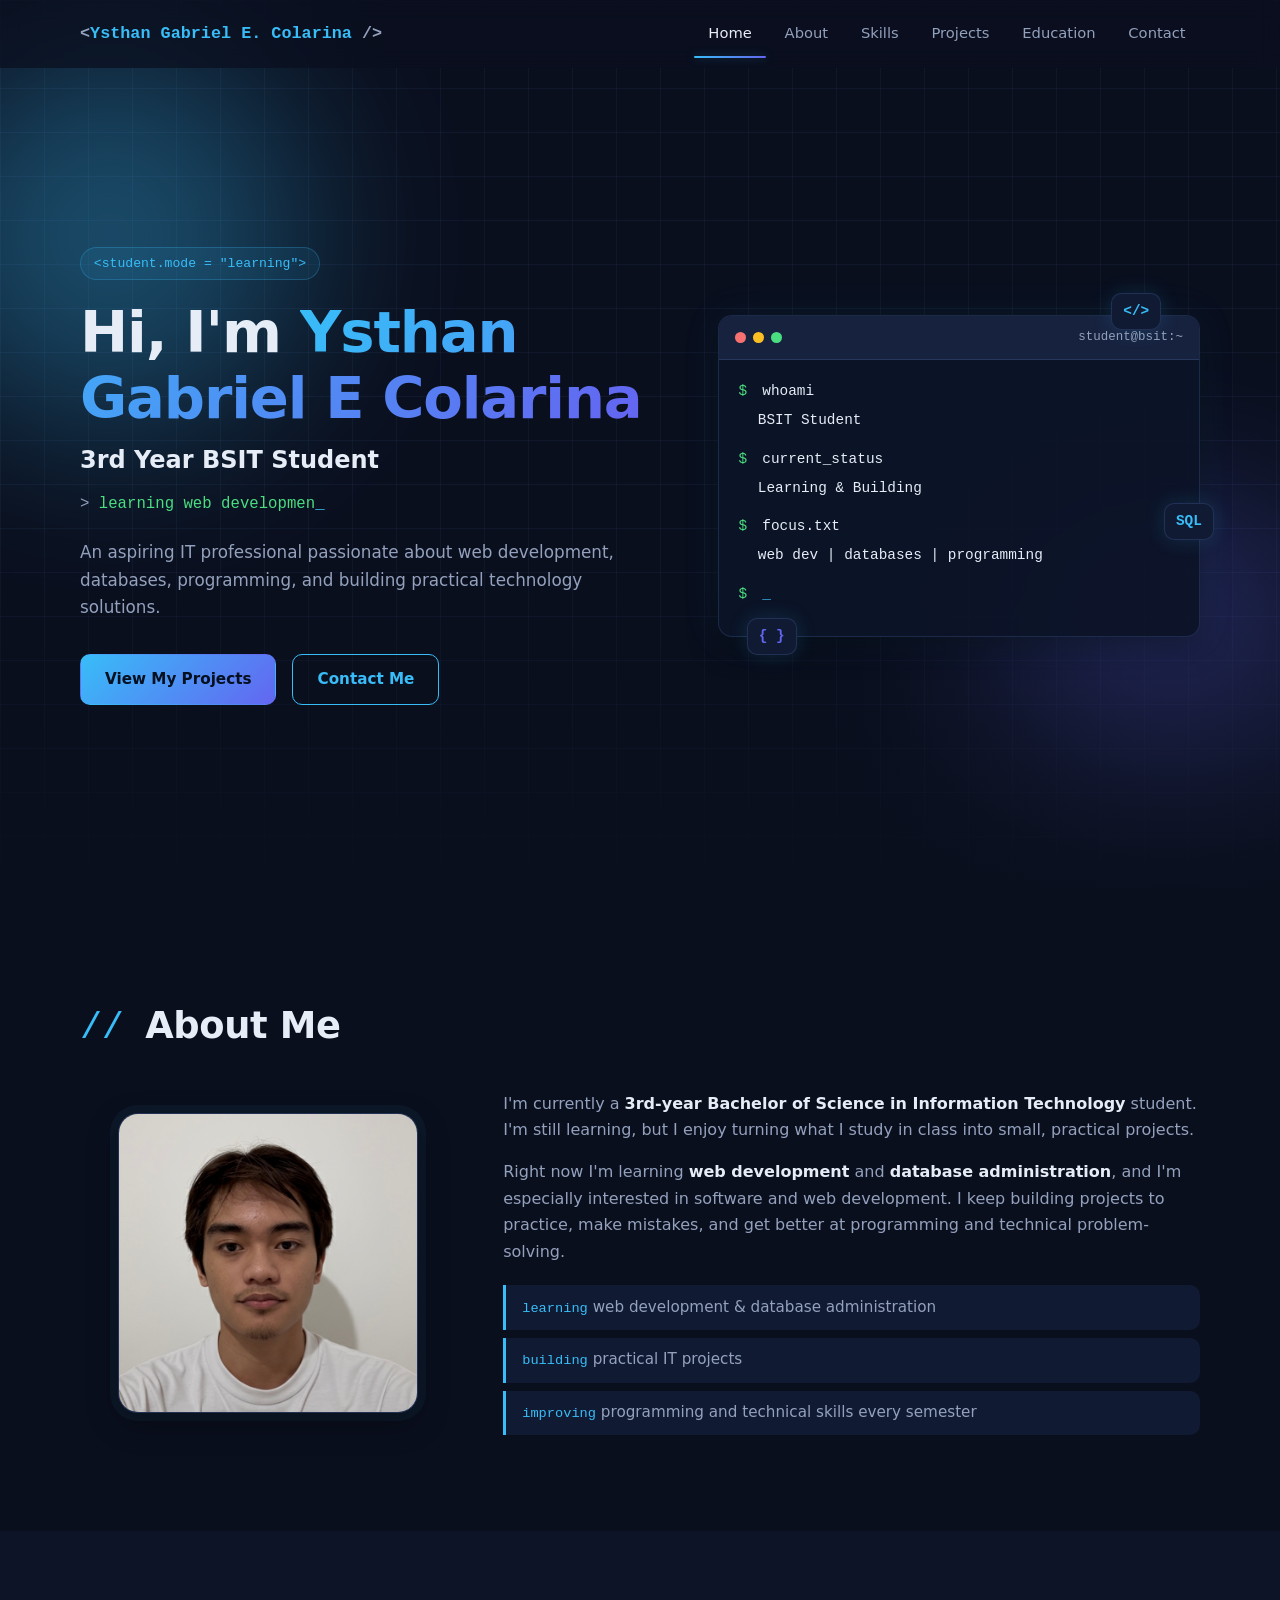
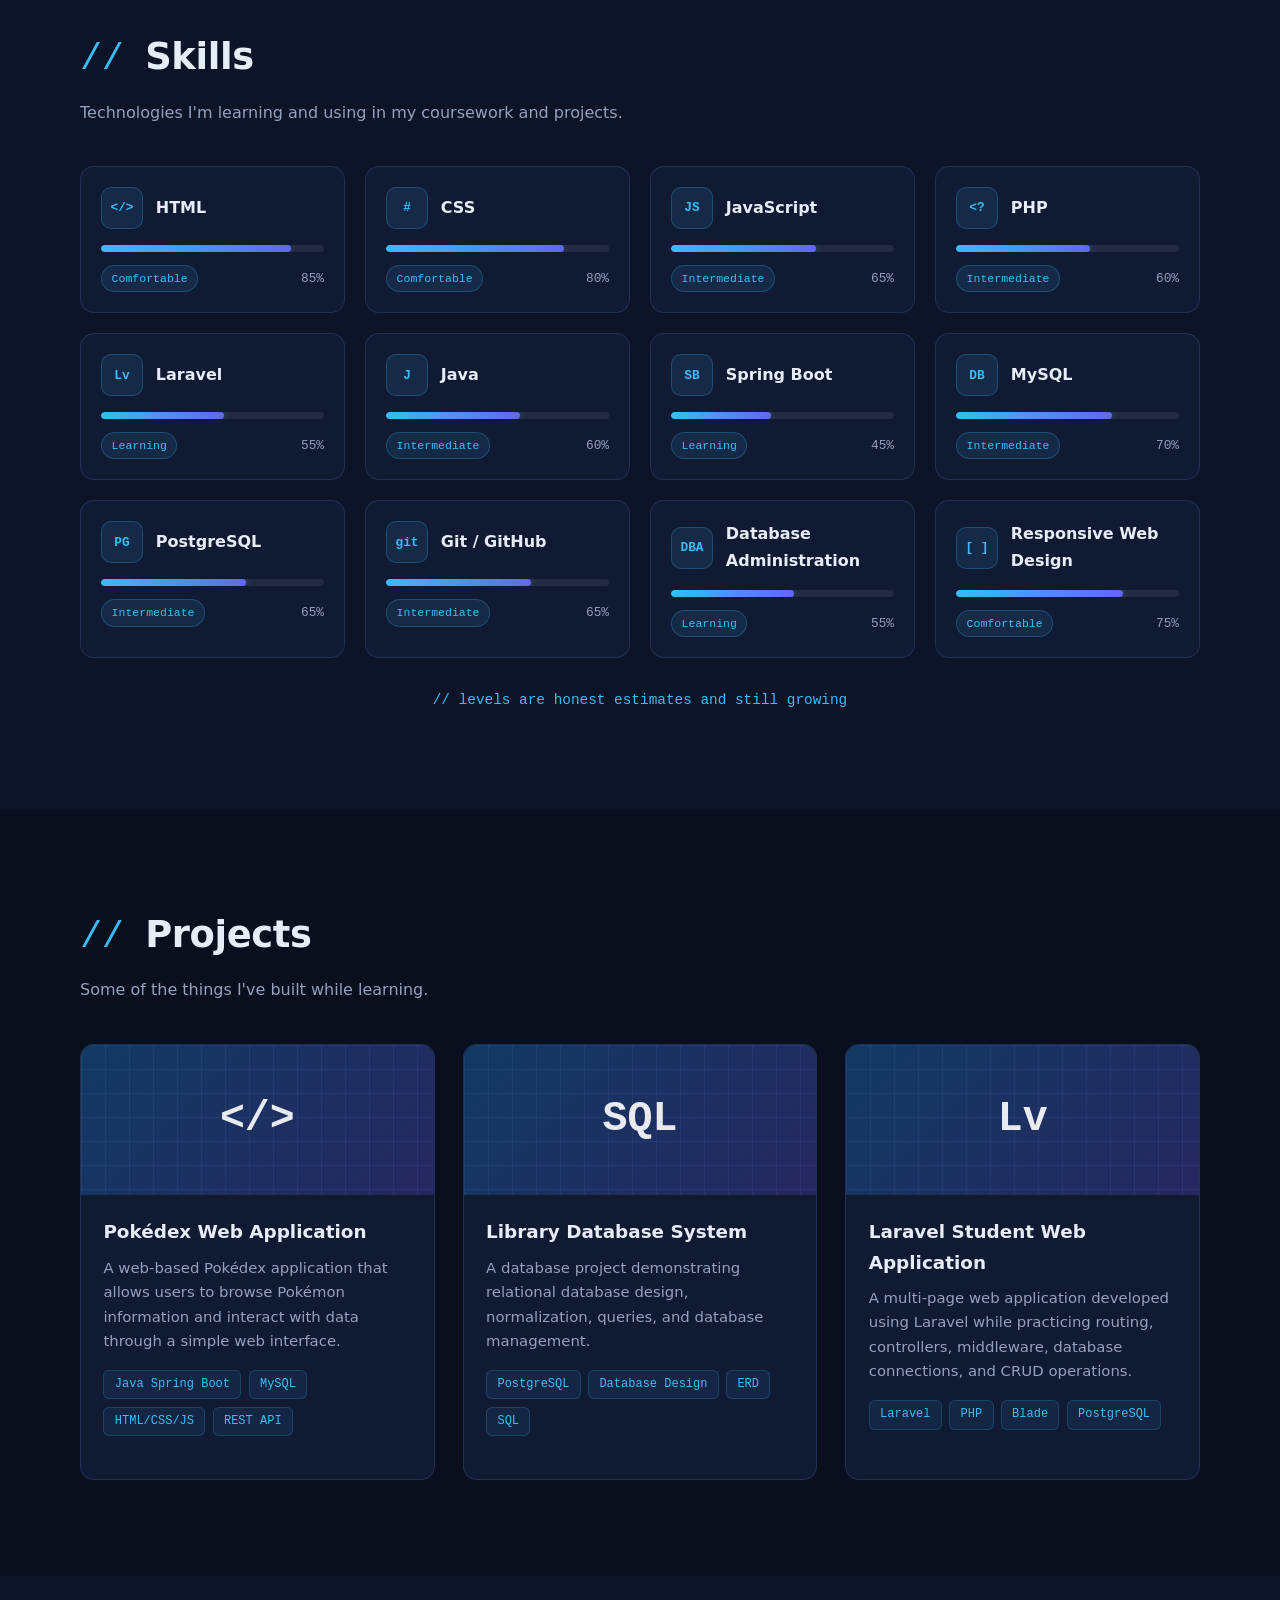
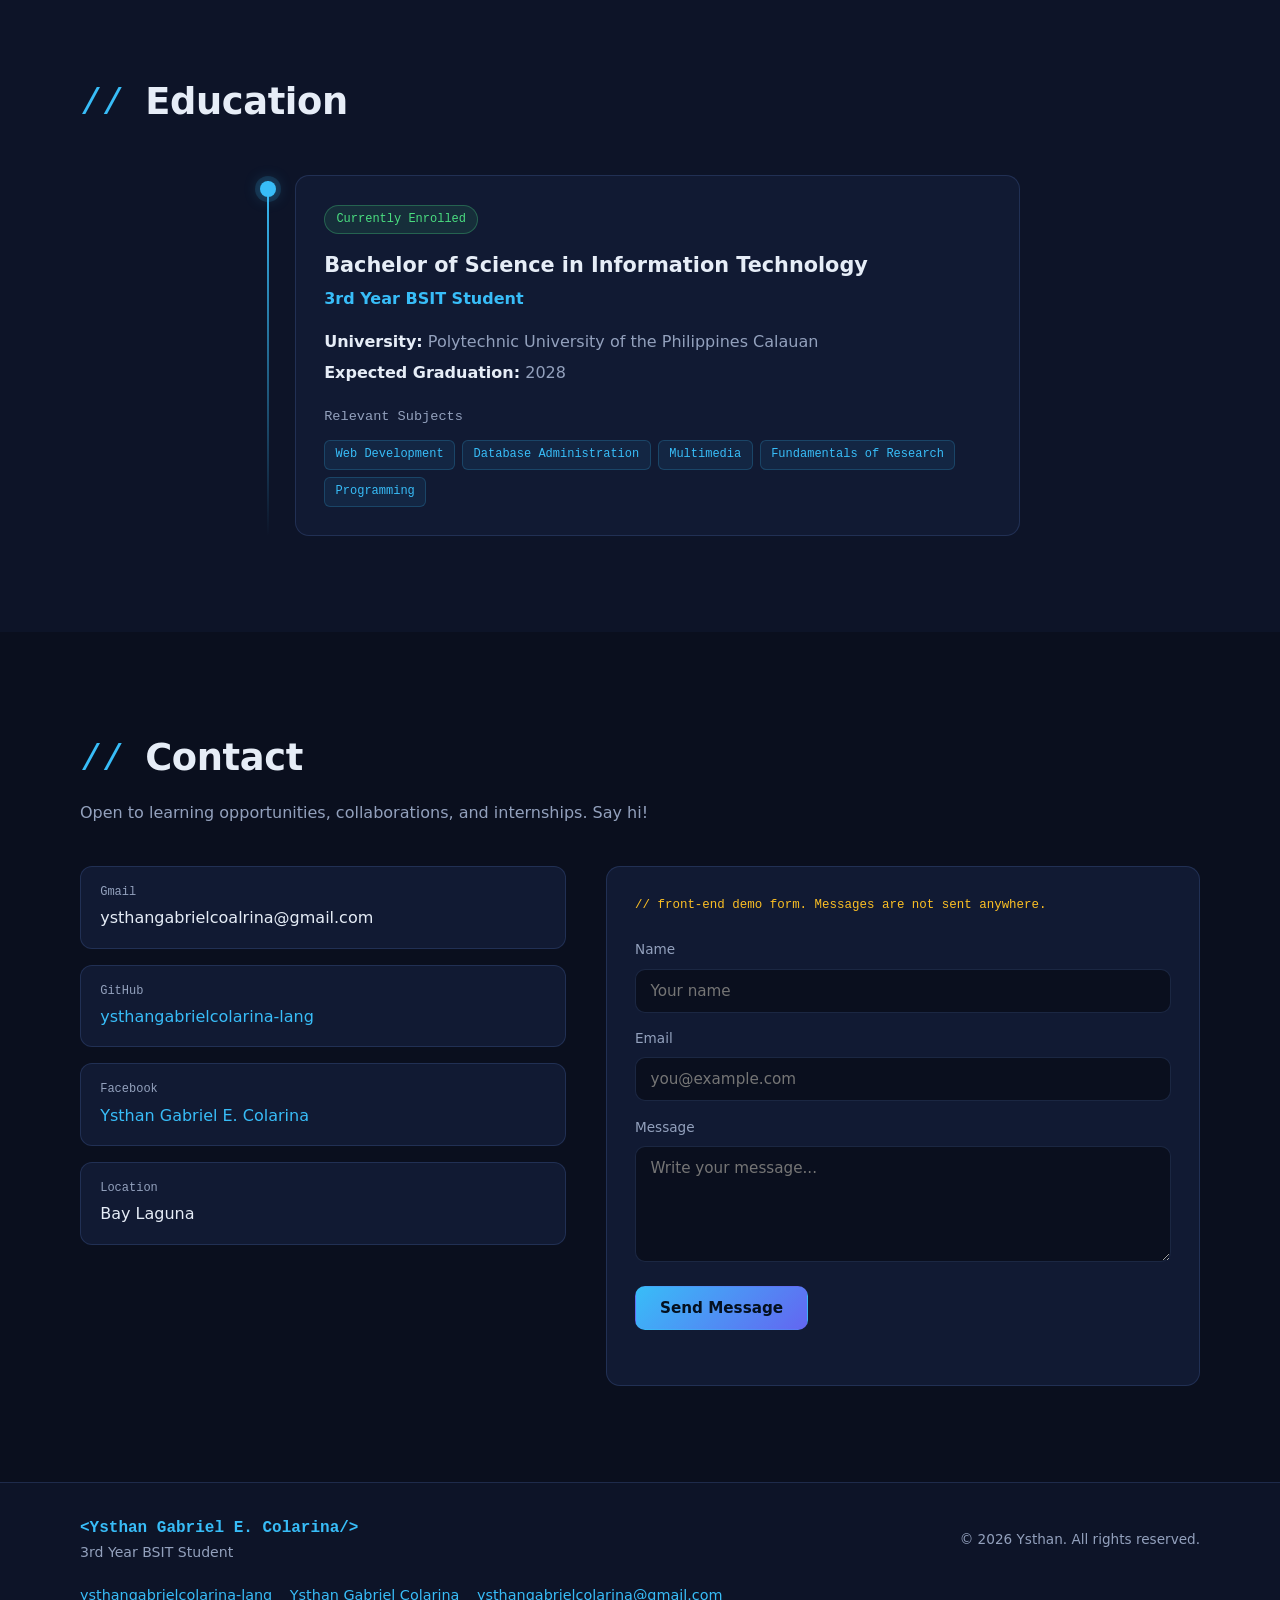
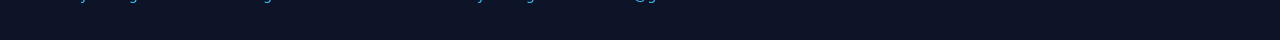
<file: porfolio/index.html>
<!DOCTYPE html>
<html lang="en">
<head>
  <meta charset="UTF-8" />
  <meta name="viewport" content="width=device-width, initial-scale=1.0" />
  <meta name="description" content="Personal portfolio of [YOUR NAME], a 3rd year BSIT student." />
  <title>[YOUR NAME] | BSIT Student Portfolio</title>
  <link rel="stylesheet" href="css/style.css" />
  <!-- Lets CSS know JavaScript is available (so reveal animations never hide content without JS) -->
  <script>document.documentElement.classList.add('js');</script>
</head>
<body>

  <!-- ============ NAVIGATION ============ -->
  <header class="site-header" id="siteHeader">
    <nav class="navbar container" aria-label="Main navigation">
      <a href="#home" class="logo">&lt;<span>Ysthan Gabriel E. Colarina</span> /&gt;</a>

      <button class="nav-toggle" id="navToggle" aria-label="Toggle menu" aria-expanded="false" aria-controls="navMenu">
        <span></span><span></span><span></span>
      </button>

      <ul class="nav-menu" id="navMenu">
        <li><a href="#home" class="nav-link active">Home</a></li>
        <li><a href="#about" class="nav-link">About</a></li>
        <li><a href="#skills" class="nav-link">Skills</a></li>
        <li><a href="#projects" class="nav-link">Projects</a></li>
        <li><a href="#education" class="nav-link">Education</a></li>
        <li><a href="#contact" class="nav-link">Contact</a></li>
        <!-- The sliding underline (moved by script.js) -->
        <li class="nav-indicator" id="navIndicator" aria-hidden="true"></li>
      </ul>
    </nav>
  </header>

  <main>

    <!-- ============ HERO ============ -->
    <section class="hero" id="home">
      <div class="hero-glow glow-1" aria-hidden="true"></div>
      <div class="hero-glow glow-2" aria-hidden="true"></div>

      <div class="container hero-grid">
        <div class="hero-text reveal">
          <p class="status-tag">&lt;student.mode = "learning"&gt;</p>
          <h1>Hi, I'm <span class="gradient-text">Ysthan Gabriel E Colarina</span></h1>
          <h2 class="role">3rd Year BSIT Student</h2>
          <p class="typed-line"><span class="prompt">&gt;</span> <span id="typed"></span><span class="cursor">_</span></p>
          <p class="hero-desc">
            An aspiring IT professional passionate about web development, databases,
            programming, and building practical technology solutions.
          </p>
          <div class="hero-buttons">
            <a href="#projects" class="btn btn-primary">View My Projects</a>
            <a href="#contact" class="btn btn-outline">Contact Me</a>
          </div>
        </div>

        <div class="hero-visual reveal">
          <div class="terminal float">
            <div class="terminal-bar">
              <span class="dot red"></span><span class="dot yellow"></span><span class="dot green"></span>
              <span class="terminal-title">student@bsit:~</span>
            </div>
            <div class="terminal-body">
              <p><span class="prompt">$</span> whoami</p>
              <p class="out">BSIT Student</p>
              <p><span class="prompt">$</span> current_status</p>
              <p class="out">Learning &amp; Building</p>
              <p><span class="prompt">$</span> focus.txt</p>
              <p class="out">web dev | databases | programming</p>
              <p><span class="prompt">$</span> <span class="cursor">_</span></p>
            </div>
          </div>
          <span class="floating-symbol s1" aria-hidden="true">&lt;/&gt;</span>
          <span class="floating-symbol s2" aria-hidden="true">{ }</span>
          <span class="floating-symbol s3" aria-hidden="true">SQL</span>
        </div>
      </div>
    </section>

    <!-- ============ ABOUT ============ -->
    <section class="section" id="about">
      <div class="container">
        <h2 class="section-title reveal"><span class="comment">// </span>About Me</h2>
        <div class="about-grid">
          <div class="about-photo reveal">
            <!-- YOUR PHOTO: save it as assets/images/profile.jpg (or change the src below) -->
            <div class="photo-frame">
              <img src="assets/images/profile.jpg" alt="Photo of [YOUR NAME]"
                   onerror="this.style.display='none'; this.nextElementSibling.style.display='flex';" />
              <div class="photo-placeholder">[YOUR PHOTO]</div>
            </div>
          </div>
          <div class="about-text reveal">
            <p>
              I'm currently a <strong>3rd-year Bachelor of Science in Information Technology</strong>
              student. I'm still learning, but I enjoy turning what I study in class into small,
              practical projects.
            </p>
            <p>
              Right now I'm learning <strong>web development</strong> and
              <strong>database administration</strong>, and I'm especially interested in
              software and web development. I keep building projects to practice, make mistakes,
              and get better at programming and technical problem-solving.
            </p>
            <ul class="about-list">
              <li><code>learning</code> web development &amp; database administration</li>
              <li><code>building</code> practical IT projects</li>
              <li><code>improving</code> programming and technical skills every semester</li>
            </ul>
          </div>
        </div>
      </div>
    </section>

    <!-- ============ SKILLS ============ -->
    <section class="section alt" id="skills">
      <div class="container">
        <h2 class="section-title reveal"><span class="comment">// </span>Skills</h2>
        <p class="section-sub reveal">Technologies I'm learning and using in my coursework and projects.</p>

        <div class="skills-grid">
          <!-- ADD A SKILL: copy one card, then change the icon text, name, data-level, badge and percent -->
          <article class="skill-card reveal">
            <div class="skill-head"><span class="skill-icon">&lt;/&gt;</span><h3>HTML</h3></div>
            <div class="bar"><span class="bar-fill" data-level="85"></span></div>
            <div class="skill-meta"><span class="badge">Comfortable</span><span class="pct">85%</span></div>
          </article>
          <article class="skill-card reveal">
            <div class="skill-head"><span class="skill-icon">#</span><h3>CSS</h3></div>
            <div class="bar"><span class="bar-fill" data-level="80"></span></div>
            <div class="skill-meta"><span class="badge">Comfortable</span><span class="pct">80%</span></div>
          </article>
          <article class="skill-card reveal">
            <div class="skill-head"><span class="skill-icon">JS</span><h3>JavaScript</h3></div>
            <div class="bar"><span class="bar-fill" data-level="65"></span></div>
            <div class="skill-meta"><span class="badge">Intermediate</span><span class="pct">65%</span></div>
          </article>
          <article class="skill-card reveal">
            <div class="skill-head"><span class="skill-icon">&lt;?</span><h3>PHP</h3></div>
            <div class="bar"><span class="bar-fill" data-level="60"></span></div>
            <div class="skill-meta"><span class="badge">Intermediate</span><span class="pct">60%</span></div>
          </article>
          <article class="skill-card reveal">
            <div class="skill-head"><span class="skill-icon">Lv</span><h3>Laravel</h3></div>
            <div class="bar"><span class="bar-fill" data-level="55"></span></div>
            <div class="skill-meta"><span class="badge">Learning</span><span class="pct">55%</span></div>
          </article>
          <article class="skill-card reveal">
            <div class="skill-head"><span class="skill-icon">J</span><h3>Java</h3></div>
            <div class="bar"><span class="bar-fill" data-level="60"></span></div>
            <div class="skill-meta"><span class="badge">Intermediate</span><span class="pct">60%</span></div>
          </article>
          <article class="skill-card reveal">
            <div class="skill-head"><span class="skill-icon">SB</span><h3>Spring Boot</h3></div>
            <div class="bar"><span class="bar-fill" data-level="45"></span></div>
            <div class="skill-meta"><span class="badge">Learning</span><span class="pct">45%</span></div>
          </article>
          <article class="skill-card reveal">
            <div class="skill-head"><span class="skill-icon">DB</span><h3>MySQL</h3></div>
            <div class="bar"><span class="bar-fill" data-level="70"></span></div>
            <div class="skill-meta"><span class="badge">Intermediate</span><span class="pct">70%</span></div>
          </article>
          <article class="skill-card reveal">
            <div class="skill-head"><span class="skill-icon">PG</span><h3>PostgreSQL</h3></div>
            <div class="bar"><span class="bar-fill" data-level="65"></span></div>
            <div class="skill-meta"><span class="badge">Intermediate</span><span class="pct">65%</span></div>
          </article>
          <article class="skill-card reveal">
            <div class="skill-head"><span class="skill-icon">git</span><h3>Git / GitHub</h3></div>
            <div class="bar"><span class="bar-fill" data-level="65"></span></div>
            <div class="skill-meta"><span class="badge">Intermediate</span><span class="pct">65%</span></div>
          </article>
          <article class="skill-card reveal">
            <div class="skill-head"><span class="skill-icon">DBA</span><h3>Database Administration</h3></div>
            <div class="bar"><span class="bar-fill" data-level="55"></span></div>
            <div class="skill-meta"><span class="badge">Learning</span><span class="pct">55%</span></div>
          </article>
          <article class="skill-card reveal">
            <div class="skill-head"><span class="skill-icon">[ ]</span><h3>Responsive Web Design</h3></div>
            <div class="bar"><span class="bar-fill" data-level="75"></span></div>
            <div class="skill-meta"><span class="badge">Comfortable</span><span class="pct">75%</span></div>
          </article>
        </div>
        <p class="skills-note reveal"><code>// levels are honest estimates and still growing</code></p>
      </div>
    </section>

    <!-- ============ PROJECTS ============ -->
    <section class="section" id="projects">
      <div class="container">
        <h2 class="section-title reveal"><span class="comment">// </span>Projects</h2>
        <p class="section-sub reveal">Some of the things I've built while learning.</p>

        <div class="projects-grid">

          <!-- Project 1 -->
          <article class="project-card reveal">
            <div class="project-thumb"><span>&lt;/&gt;</span></div>
            <div class="project-body">
              <h3>Pokédex Web Application</h3>
              <p>A web-based Pokédex application that allows users to browse Pokémon information and interact with data through a simple web interface.</p>
              <ul class="tags">
                <li>Java Spring Boot</li><li>MySQL</li><li>HTML/CSS/JS</li><li>REST API</li>
              </ul>
            </div>
          </article>

          <!-- Project 2 -->
          <article class="project-card reveal">
            <div class="project-thumb"><span>SQL</span></div>
            <div class="project-body">
              <h3>Library Database System</h3>
              <p>A database project demonstrating relational database design, normalization, queries, and database management.</p>
              <ul class="tags">
                <li>PostgreSQL</li><li>Database Design</li><li>ERD</li><li>SQL</li>
              </ul>
            </div>
          </article>

          <!-- Project 3 -->
          <article class="project-card reveal">
            <div class="project-thumb"><span>Lv</span></div>
            <div class="project-body">
              <h3>Laravel Student Web Application</h3>
              <p>A multi-page web application developed using Laravel while practicing routing, controllers, middleware, database connections, and CRUD operations.</p>
              <ul class="tags">
                <li>Laravel</li><li>PHP</li><li>Blade</li><li>PostgreSQL</li>
              </ul>
            </div>
          </article>

          <!--
            ADD A NEW PROJECT: copy the block below, remove the comment markers,
            and paste it above this comment.

            <article class="project-card reveal">
              <div class="project-thumb"><span>NEW</span></div>
              <div class="project-body">
                <h3>Project Title</h3>
                <p>Short description of the project.</p>
                <ul class="tags"><li>Tech 1</li><li>Tech 2</li></ul>
                <div class="project-links">
                  <a href="#" class="btn btn-primary btn-sm">View Project</a>
                  <a href="[YOUR GITHUB]" class="btn btn-outline btn-sm" target="_blank" rel="noopener">GitHub</a>
                </div>
              </div>
            </article>
          -->
        </div>
      </div>
    </section>

    <!-- ============ EDUCATION ============ -->
    <section class="section alt" id="education">
      <div class="container">
        <h2 class="section-title reveal"><span class="comment">// </span>Education</h2>

        <div class="timeline">
          <div class="timeline-item reveal">
            <span class="timeline-dot" aria-hidden="true"></span>
            <div class="edu-card">
              <span class="edu-badge">Currently Enrolled</span>
              <h3>Bachelor of Science in Information Technology</h3>
              <p class="edu-year">3rd Year BSIT Student</p>
              <ul class="edu-details">
                <li><strong>University:</strong> Polytechnic University of the Philippines Calauan</li>
                <li><strong>Expected Graduation:</strong> 2028</li>
              </ul>
              <h4>Relevant Subjects</h4>
              <ul class="tags">
                <li>Web Development</li>
                <li>Database Administration</li>
                <li>Multimedia</li>
                <li>Fundamentals of Research</li>
                <li>Programming</li>
              </ul>
            </div>
          </div>
        </div>
      </div>
    </section>

    <!-- ============ CONTACT ============ -->
    <section class="section" id="contact">
      <div class="container">
        <h2 class="section-title reveal"><span class="comment">// </span>Contact</h2>
        <p class="section-sub reveal">Open to learning opportunities, collaborations, and internships. Say hi!</p>

        <div class="contact-grid">
          <div class="contact-info reveal">
            <ul>
              <li><span class="c-label">Gmail</span><span>ysthangabrielcoalrina@gmail.com</span></li>
              <li><span class="c-label">GitHub</span><a href="https://github.com/ysthangabrielcolarina-lang" target="_blank" rel="noopener">ysthangabrielcolarina-lang</a></li>
              <li><span class="c-label">Facebook</span><a href="https://www.facebook.com/ysthangabrielcolarina" target="_blank" rel="noopener">Ysthan Gabriel E. Colarina</a></li>
              <li><span class="c-label">Location</span><span>Bay Laguna</span></li>
            </ul>
          </div>

          <!-- FRONT-END ONLY form: it does not send anything (there is no backend) -->
          <form class="contact-form reveal" id="contactForm" novalidate>
            <p class="form-note">// front-end demo form. Messages are not sent anywhere.</p>
            <label for="name">Name</label>
            <input type="text" id="name" name="name" placeholder="Your name" required />
            <label for="email">Email</label>
            <input type="email" id="email" name="email" placeholder="you@example.com" required />
            <label for="message">Message</label>
            <textarea id="message" name="message" rows="5" placeholder="Write your message..." required></textarea>
            <button type="submit" class="btn btn-primary">Send Message</button>
            <p class="form-status" id="formStatus" role="status" aria-live="polite"></p>
          </form>
        </div>
      </div>
    </section>

  </main>

  <!-- ============ FOOTER ============ -->
  <footer class="site-footer">
    <div class="container footer-inner">
      <div>
        <p class="footer-name">&lt;Ysthan Gabriel E. Colarina/&gt;</p>
        <p class="footer-role">3rd Year BSIT Student</p>
      </div>
      <p class="copy">&copy; <span id="year">2026</span> Ysthan. All rights reserved.</p>
      <div class="socials">
        <a href="[YOUR GITHUB]" target="_blank" rel="noopener">ysthangabrielcolarina-lang</a>
        <a href="[YOUR FACEBOOK]" target="_blank" rel="noopener">Ysthan Gabriel Colarina</a>
        <a href="mailto:[YOUR EMAIL]">ysthangabrielcolarina@gmail.com</a>
      </div>
    </div>
  </footer>

  <button class="to-top" id="toTop" aria-label="Back to top">&uarr;</button>

  <script src="js/script.js"></script>
</body>
</html>
</file>
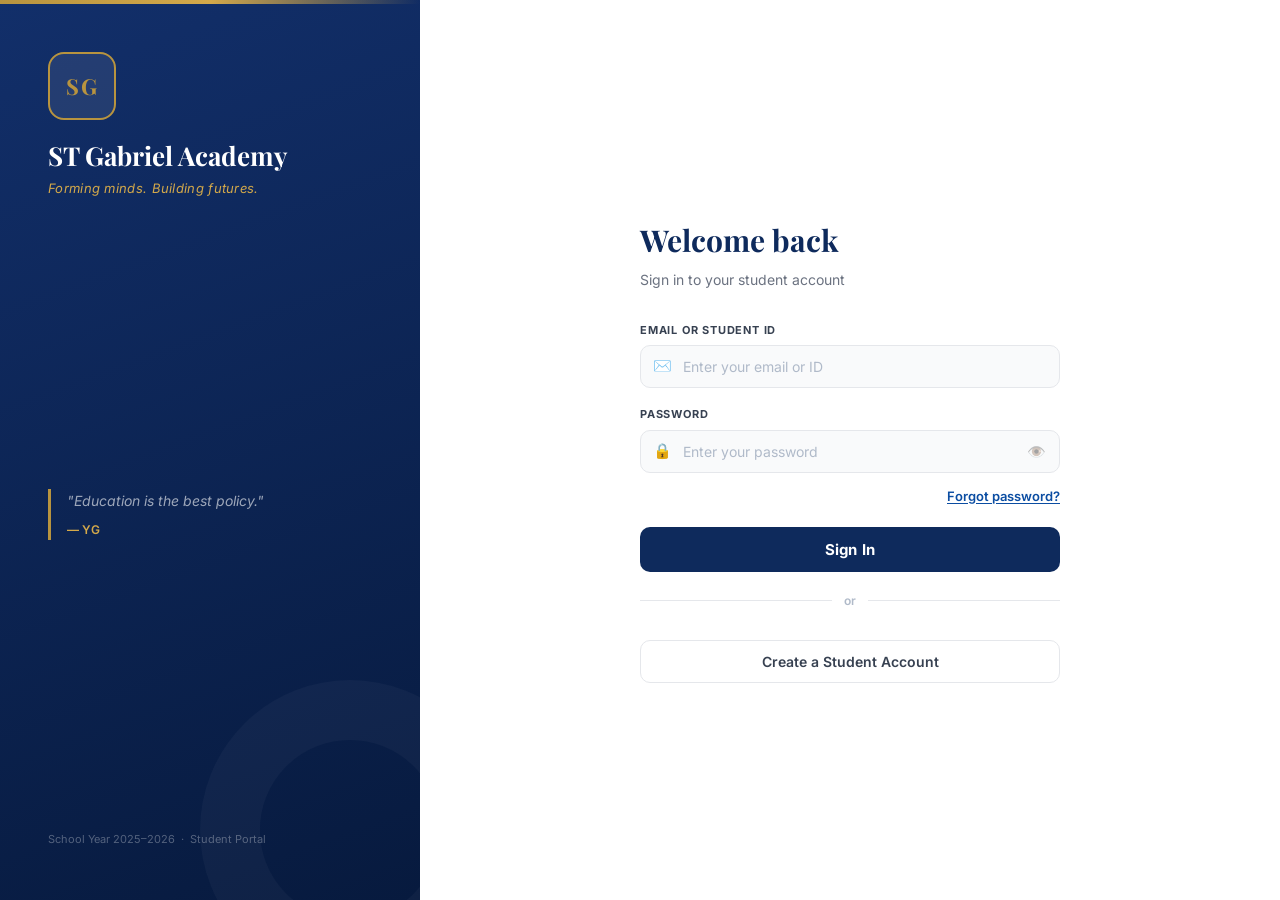
<file: St Gabriel University/index.html>
<!DOCTYPE html>
<html lang="en">
<head>
  <meta charset="UTF-8">
  <meta name="viewport" content="width=device-width, initial-scale=1.0">
  <title>ST Gabriel Academy — Student Portal</title>
  <link rel="preconnect" href="https://fonts.googleapis.com">
  <link rel="preconnect" href="https://fonts.gstatic.com" crossorigin>
  <link href="https://fonts.googleapis.com/css2?family=Inter:wght@400;500;600;700;800&family=Playfair+Display:ital,wght@0,700;1,700&display=swap" rel="stylesheet">
  <link rel="stylesheet" href="style.css">
</head>
<body>
<div class="app">

  <!-- LOGIN PAGE -->
  <section id="loginPage" class="page active" role="main" aria-label="Login page">
    <div class="auth-left" aria-hidden="true">
      <div class="auth-brand">
        <div class="seal" aria-hidden="true">SG</div>
        <div class="brand-text">
          <h1>ST Gabriel Academy</h1>
          <p>Forming minds. Building futures.</p>
        </div>
      </div>
      <blockquote class="auth-quote">
        "Education is the best policy."
        <cite>— YG</cite>
      </blockquote>
      <div class="auth-left-footer">
        School Year 2025–2026 &nbsp;·&nbsp; Student Portal
      </div>
    </div>

    <div class="auth-right">
      <div class="auth-form-wrap">
        <div class="auth-form-header">
          <h2>Welcome back</h2>
          <p>Sign in to your student account</p>
        </div>

        <div class="field-group">
          <label for="loginEmail">Email or Student ID</label>
          <div class="input-wrap">
            <span class="input-icon" aria-hidden="true">✉️</span>
            <input id="loginEmail" type="email" placeholder="Enter your email or ID"
                   autocomplete="username" aria-required="true">
          </div>
        </div>

        <div class="field-group">
          <label for="loginPassword">Password</label>
          <div class="input-wrap">
            <span class="input-icon" aria-hidden="true">🔒</span>
            <input id="loginPassword" type="password" placeholder="Enter your password"
                   autocomplete="current-password" aria-required="true">
            <button class="input-eye" onclick="togglePassword('loginPassword', this)"
                    aria-label="Show password" type="button">👁️</button>
          </div>
        </div>

        <div class="forgot-link">
          <a onclick="showPage('forgotPage')" role="button" tabindex="0"
             onkeydown="if(event.key==='Enter')showPage('forgotPage')">Forgot password?</a>
        </div>

        <button class="btn-primary" onclick="login()" type="button">Sign In</button>
        <div class="divider"><span>or</span></div>
        <button class="btn-ghost" onclick="showPage('registerPage')" type="button">Create a Student Account</button>
      </div>
    </div>
  </section>

  <!-- REGISTER PAGE -->
  <section id="registerPage" class="page" role="main" aria-label="Create account page">
    <div class="auth-left" aria-hidden="true">
      <div class="auth-brand">
        <div class="seal" aria-hidden="true">SG</div>
        <div class="brand-text">
          <h1>ST Gabriel Academy</h1>
          <p>Forming minds. Building futures.</p>
        </div>
      </div>
      <blockquote class="auth-quote">
        "ST GABRIEL ACADEMY on top."
        <cite>— MARCHEL</cite>
      </blockquote>
      <div class="auth-left-footer">
        School Year 2025–2026 &nbsp;·&nbsp; Student Portal
      </div>
    </div>

    <div class="auth-right">
      <div class="auth-form-wrap">
        <div class="auth-form-header">
          <h2>Create Account</h2>
          <p>Fill in your details to register</p>
        </div>

        <div class="form-grid-2">
          <div class="field-group">
            <label for="fullname">Full Name</label>
            <div class="input-wrap">
              <span class="input-icon" aria-hidden="true">👤</span>
              <input id="fullname" type="text" placeholder="e.g. Juan dela Cruz"
                     autocomplete="name" aria-required="true">
            </div>
          </div>
          <div class="field-group">
            <label for="studentID">Student ID</label>
            <div class="input-wrap">
              <span class="input-icon" aria-hidden="true">🪪</span>
              <input id="studentID" type="text" placeholder="e.g. 2024-00123"
                     aria-required="true" aria-describedby="studentIDHint">
            </div>
            <div id="studentIDHint" class="field-hint">Format: YYYY-00123 or a plain 5–10 digit number</div>
          </div>
        </div>

        <div class="field-group">
          <label for="email">Email</label>
          <div class="input-wrap">
            <span class="input-icon" aria-hidden="true">✉️</span>
            <input id="email" type="email" placeholder="e.g. juan@stgabriel.edu.ph"
                   autocomplete="email" aria-required="true"
                   aria-describedby="emailHint">
          </div>
          <div id="emailHint" class="field-hint">Must be a valid email — e.g. juan@stgabriel.edu.ph</div>
        </div>

        <div class="form-grid-2">
          <div class="field-group">
            <label for="password">Password</label>
            <div class="input-wrap">
              <span class="input-icon" aria-hidden="true">🔒</span>
              <input id="password" type="password" placeholder="At least 12 characters"
                     autocomplete="new-password" aria-required="true" aria-describedby="passwordHint">
              <button class="input-eye" onclick="togglePassword('password', this)"
                      aria-label="Show password" type="button">👁️</button>
            </div>
            <div id="passwordHint" class="field-hint">Minimum 12 characters</div>
            <div class="strength-wrap">
              <div class="strength-track"><div id="strengthBar"></div></div>
              <span id="strengthLabel"></span>
            </div>
          </div>
          <div class="field-group">
            <label for="confirmPassword">Confirm Password</label>
            <div class="input-wrap">
              <span class="input-icon" aria-hidden="true">🔒</span>
              <input id="confirmPassword" type="password" placeholder="Re-enter your password"
                     autocomplete="new-password" aria-required="true">
              <button class="input-eye" onclick="togglePassword('confirmPassword', this)"
                      aria-label="Show confirm password" type="button">👁️</button>
            </div>
          </div>
        </div>

        <button class="btn-primary" onclick="registerUser()" type="button">Create Account</button>
        <button class="btn-ghost" onclick="showPage('loginPage')" type="button">← Back to Sign In</button>
      </div>
    </div>
  </section>

  <!-- FORGOT PASSWORD PAGE -->
  <section id="forgotPage" class="page" role="main" aria-label="Reset password page">
    <div class="auth-left" aria-hidden="true">
      <div class="auth-brand">
        <div class="seal" aria-hidden="true">SG</div>
        <div class="brand-text">
          <h1>ST Gabriel Academy</h1>
          <p>Forming minds. Building futures.</p>
        </div>
      </div>
      <blockquote class="auth-quote">
        "I love ST Gabriel Academy."
        <cite>— JIM</cite>
      </blockquote>
      <div class="auth-left-footer">
        School Year 2025–2026 &nbsp;·&nbsp; Student Portal
      </div>
    </div>

    <div class="auth-right">
      <div class="auth-form-wrap">
        <div class="auth-form-header">
          <h2>Reset Password</h2>
          <p>Verify your account and set a new password</p>
        </div>

        <div class="field-group">
          <label for="forgotInput">Email or Student ID</label>
          <div class="input-wrap">
            <span class="input-icon" aria-hidden="true">✉️</span>
            <input id="forgotInput" type="email" placeholder="Enter your email or Student ID"
                   autocomplete="username" aria-required="true">
          </div>
        </div>

        <div class="form-grid-2">
          <div class="field-group">
            <label for="newPassword">New Password</label>
            <div class="input-wrap">
              <span class="input-icon" aria-hidden="true">🔒</span>
              <input id="newPassword" type="password" placeholder="At least 12 characters"
                     autocomplete="new-password" aria-required="true">
              <button class="input-eye" onclick="togglePassword('newPassword', this)"
                      aria-label="Show new password" type="button">👁️</button>
            </div>
          </div>
          <div class="field-group">
            <label for="confirmNewPassword">Confirm New Password</label>
            <div class="input-wrap">
              <span class="input-icon" aria-hidden="true">🔒</span>
              <input id="confirmNewPassword" type="password" placeholder="Re-enter your new password"
                     autocomplete="new-password" aria-required="true">
              <button class="input-eye" onclick="togglePassword('confirmNewPassword', this)"
                      aria-label="Show confirm password" type="button">👁️</button>
            </div>
          </div>
        </div>

        <button class="btn-primary" onclick="resetPassword()" type="button">Reset Password</button>
        <button class="btn-ghost" onclick="showPage('loginPage')" type="button">← Back to Sign In</button>
      </div>
    </div>
  </section>

  <!-- DASHBOARD PAGE -->
  <section id="dashboardPage" class="page" role="main" aria-label="Student dashboard">

    <!-- SIDEBAR -->
    <aside class="sidebar" role="navigation" aria-label="Main navigation">

      <div class="sidebar-brand">
        <div class="seal small" aria-hidden="true">SG</div>
        <div>
          <div class="sidebar-school">ST Gabriel</div>
          <div class="sidebar-sub">Student Portal</div>
        </div>
      </div>

      <button class="sidebar-profile" id="sidebarProfileBtn"
              onclick="openProfileModal()"
              aria-label="Edit your profile"
              title="Click to edit profile"
              type="button"
              role="region">
        <div class="profile-avatar" id="sidebarAvatar" aria-hidden="true">ST</div>
        <div class="profile-info">
          <div class="profile-name" id="sidebarName">Student</div>
          <div class="profile-id" id="sidebarGrade">Grade 11 — STEM</div>
          <div class="profile-edit-hint">✏️ Edit profile</div>
        </div>
      </button>

      <nav class="sidebar-nav" aria-label="Dashboard sections">
        <a class="nav-link active" data-section="home" onclick="home()" role="button" tabindex="0"
           onkeydown="if(event.key==='Enter')home()" aria-current="page">
          <span aria-hidden="true">🏠</span> <span>Dashboard</span>
        </a>
        <a class="nav-link" data-section="subjects" onclick="openSection('subjects')" role="button" tabindex="0"
           onkeydown="if(event.key==='Enter')openSection('subjects')">
          <span aria-hidden="true">📚</span> <span>Subjects</span>
        </a>
        <a class="nav-link" data-section="tasks" onclick="openSection('tasks')" role="button" tabindex="0"
           onkeydown="if(event.key==='Enter')openSection('tasks')">
          <span aria-hidden="true">📝</span> <span>Assignments</span>
        </a>
        <a class="nav-link" data-section="schedule" onclick="openSection('schedule')" role="button" tabindex="0"
           onkeydown="if(event.key==='Enter')openSection('schedule')">
          <span aria-hidden="true">📅</span> <span>Schedule</span>
        </a>
        <a class="nav-link" data-section="grades" onclick="openSection('grades')" role="button" tabindex="0"
           onkeydown="if(event.key==='Enter')openSection('grades')">
          <span aria-hidden="true">📊</span> <span>Grades</span>
        </a>
      </nav>

      <div class="sidebar-footer">
        <a class="nav-link logout" onclick="logout()" role="button" tabindex="0"
           onkeydown="if(event.key==='Enter')logout()" aria-label="Logout of student portal">
          <span aria-hidden="true">⚙️</span> <span>Logout</span>
        </a>
      </div>

    </aside>

    <!-- MAIN CONTENT -->
    <main class="main" id="mainContent">

      <div class="topbar">
        <div>
          <div class="topbar-greeting">Good morning 👋</div>
          <div class="topbar-name" id="studentName">Student</div>
        </div>
        <div class="topbar-right">
          <button class="notif-btn" onclick="showToast('No new notifications')"
                  aria-label="Notifications — no new notifications" type="button">
            <span aria-hidden="true">🔔</span>
            <div class="notif-dot" aria-hidden="true"></div>
          </button>
          <div class="topbar-avatar" id="studentAvatar" aria-hidden="true">ST</div>
        </div>
      </div>

      <!-- Home content -->
      <div id="homeContent">

        <div class="stats-row" role="region" aria-label="Academic summary">
          <div class="stat-card">
            <div class="stat-icon" style="background:#eef2ff;" aria-hidden="true">📊</div>
            <div class="stat-val" aria-label="GWA: 92.6">92.6</div>
            <div class="stat-lbl">General Weighted Average</div>
          </div>
          <div class="stat-card">
            <div class="stat-icon" style="background:#f0fdf4;" aria-hidden="true">✅</div>
            <div class="stat-val" aria-label="Attendance: 92 percent">92%</div>
            <div class="stat-lbl">Attendance Rate</div>
          </div>
          <div class="stat-card">
            <div class="stat-icon" style="background:#fef9ee;" aria-hidden="true">📝</div>
            <div class="stat-val" id="statPendingTasks" aria-label="Pending tasks">3</div>
            <div class="stat-lbl">Pending Tasks</div>
          </div>
          <div class="stat-card">
            <div class="stat-icon" style="background:#fff0f0;" aria-hidden="true">📅</div>
            <div class="stat-val" aria-label="3 upcoming events">3</div>
            <div class="stat-lbl">Upcoming Events</div>
          </div>
        </div>

        <!-- Dashboard grid: now 3 columns, more breathing room -->
        <div class="dashboard-grid">

          <!-- Attendance -->
          <div class="card" role="region" aria-label="Attendance overview">
            <div class="card-header">
              <div class="card-title">📌 Attendance</div>
            </div>
            <div class="att-row">
              <div class="att-chip present">
                <div class="att-val">92%</div>
                <div class="att-lbl">Present</div>
              </div>
              <div class="att-chip late">
                <div class="att-val">5%</div>
                <div class="att-lbl">Late</div>
              </div>
              <div class="att-chip absent">
                <div class="att-val">3%</div>
                <div class="att-lbl">Absent</div>
              </div>
            </div>
            <div class="bar-label">Monthly rate</div>
            <div class="bar" role="progressbar" aria-valuenow="92" aria-valuemin="0" aria-valuemax="100" aria-label="Attendance: 92%">
              <div class="bar-fill" style="width:92%"></div>
            </div>
          </div>

          <!-- To-Do List -->
          <div class="card" role="region" aria-label="Personal to-do list">
            <div class="card-header">
              <div class="card-title">✅ To-Do List</div>
            </div>
            <form class="todo-add-form" onsubmit="addTodo(event)">
              <input type="text" id="newTodoText" placeholder="Add a personal to-do…" aria-label="New to-do item" required>
              <button class="todo-add-btn" type="submit" aria-label="Add to-do item">+</button>
            </form>
            <div id="homeTodoList"></div>
          </div>

          <!-- Upcoming Events -->
          <div class="card" role="region" aria-label="Upcoming events">
            <div class="card-header">
              <div class="card-title">📅 Upcoming Events</div>
            </div>
            <div class="event-item">
              <div class="event-date" aria-hidden="true"><div class="event-month">Jun</div><div class="event-day">20</div></div>
              <div><div class="event-name">Science Fair</div><div class="event-type">Academic Event · June 20</div></div>
            </div>
            <div class="event-item">
              <div class="event-date" aria-hidden="true"><div class="event-month">Jun</div><div class="event-day">25</div></div>
              <div><div class="event-name">Final Examinations</div><div class="event-type">Assessment · June 25</div></div>
            </div>
            <div class="event-item">
              <div class="event-date" aria-hidden="true"><div class="event-month">Jul</div><div class="event-day">1</div></div>
              <div><div class="event-name">Enrollment Period</div><div class="event-type">Administrative · July 1</div></div>
            </div>
          </div>

        </div>

        <!-- Announcement banner full-width below grid -->
        <div class="news-banner" role="region" aria-label="School announcement">
          <div class="news-icon" aria-hidden="true">📢</div>
          <div>
            <div class="news-tag">ANNOUNCEMENT</div>
            <div class="news-text">Enrollment for S.Y. 2026–2027 is now open. Visit the Registrar's Office or enroll online.</div>
          </div>
        </div>

      </div>
      <!-- END: HOME CONTENT -->

      <div id="sectionContent" style="display:none;" role="region" aria-live="polite" tabindex="-1">
        <div class="section-detail-header">
          <button class="back-btn" onclick="home()" type="button" aria-label="Back to dashboard">← Back to Dashboard</button>
          <h2 id="sectionTitle"></h2>
        </div>
        <div id="sectionData"></div>
      </div>

    </main>

  </section>

</div>

<!-- PROFILE EDIT MODAL -->
<div id="profileModal" class="modal-overlay" role="dialog" aria-modal="true" aria-labelledby="profileModalTitle" style="display:none;">
  <div class="modal-box">
    <div class="modal-header">
      <h3 id="profileModalTitle">✏️ Edit Profile</h3>
      <button class="modal-close" onclick="closeProfileModal()" aria-label="Close" type="button">✕</button>
    </div>

    <div class="modal-avatar-row">
      <div class="modal-avatar" id="modalAvatar">ST</div>
      <div>
        <div class="modal-avatar-name" id="modalAvatarName">Student</div>
        <div class="modal-avatar-sub">Your initials are generated automatically</div>
      </div>
    </div>

    <div class="modal-body">
      <div class="form-grid-2">
        <div class="field-group">
          <label for="profileFullName">Full Name</label>
          <div class="input-wrap">
            <span class="input-icon" aria-hidden="true">👤</span>
            <input id="profileFullName" type="text" placeholder="e.g. Juan dela Cruz" autocomplete="name">
          </div>
        </div>
        <div class="field-group">
          <label for="profileStudentID">Student ID</label>
          <div class="input-wrap">
            <span class="input-icon" aria-hidden="true">🪪</span>
            <input id="profileStudentID" type="text" placeholder="e.g. 2024-00123">
          </div>
          <div class="field-hint">Format: YYYY-00123 or a plain 5–10 digit number</div>
        </div>
      </div>

      <div class="field-group">
        <label for="profileEmail">Email</label>
        <div class="input-wrap">
          <span class="input-icon" aria-hidden="true">✉️</span>
          <input id="profileEmail" type="email" placeholder="e.g. juan@stgabriel.edu.ph" autocomplete="email">
        </div>
      </div>

      <div class="form-grid-2">
        <div class="field-group">
          <label for="profileGrade">Grade & Section</label>
          <div class="input-wrap">
            <span class="input-icon" aria-hidden="true">🎓</span>
            <input id="profileGrade" type="text" placeholder="e.g. Grade 11 — STEM">
          </div>
        </div>
        <div class="field-group">
          <label for="profileContact">Contact Number</label>
          <div class="input-wrap">
            <span class="input-icon" aria-hidden="true">📱</span>
            <input id="profileContact" type="text" placeholder="e.g. 09XX-XXX-XXXX">
          </div>
        </div>
      </div>

      <div class="modal-divider"><span>Change Password <span class="modal-divider-optional">(optional)</span></span></div>

      <div class="form-grid-2">
        <div class="field-group">
          <label for="profileNewPassword">New Password</label>
          <div class="input-wrap">
            <span class="input-icon" aria-hidden="true">🔒</span>
            <input id="profileNewPassword" type="password" placeholder="At least 12 characters" autocomplete="new-password">
            <button class="input-eye" onclick="togglePassword('profileNewPassword', this)" aria-label="Show password" type="button">👁️</button>
          </div>
          <div class="field-hint">Leave blank to keep current password</div>
        </div>
        <div class="field-group">
          <label for="profileConfirmPassword">Confirm Password</label>
          <div class="input-wrap">
            <span class="input-icon" aria-hidden="true">🔒</span>
            <input id="profileConfirmPassword" type="password" placeholder="Re-enter new password" autocomplete="new-password">
            <button class="input-eye" onclick="togglePassword('profileConfirmPassword', this)" aria-label="Show confirm password" type="button">👁️</button>
          </div>
        </div>
      </div>
    </div>

    <div class="modal-footer">
      <button class="btn-ghost modal-cancel" onclick="closeProfileModal()" type="button">Cancel</button>
      <button class="btn-primary modal-save" onclick="saveProfile()" type="button">Save Changes</button>
    </div>
  </div>
</div>

<div id="toast" class="toast" role="status" aria-live="polite" aria-atomic="true"></div>
<script src="script.js"></script>
</body>
</html>
</file>
<file: porfolio/css/style.css>
/* =====================================================
   BSIT STUDENT PORTFOLIO - style.css
   Sections:
   1. Variables
   2. Reset & base
   3. Layout helpers
   4. Buttons
   5. Navigation
   6. Hero
   7. Sections (shared)
   8. About
   9. Skills
   10. Projects
   11. Education
   12. Contact
   13. Footer & back-to-top
   14. Animations
   15. Responsive
   ===================================================== */

/* ---------- 1. VARIABLES ---------- */
:root {
  /* Colors: change these to re-theme the whole site */
  --bg: #0a0f1e;
  --bg-alt: #0d1428;
  --surface: #111a33;
  --surface-2: #17223f;
  --border: rgba(120, 160, 255, 0.16);
  --text: #e6edf7;
  --muted: #93a1bd;
  --accent: #38bdf8;
  --accent-2: #6366f1;
  --accent-glow: rgba(56, 189, 248, 0.35);
  --green: #4ade80;
  --yellow: #fbbf24;
  --red: #f87171;

  /* Typography */
  --font-sans: "Segoe UI", system-ui, -apple-system, "Helvetica Neue", Arial, sans-serif;
  --font-mono: "JetBrains Mono", "Fira Code", "Cascadia Code", Consolas, "Courier New", monospace;

  /* Misc */
  --radius: 14px;
  --header-h: 68px;
  --shadow: 0 10px 30px rgba(0, 0, 0, 0.35);
  --transition: 0.25s ease;
}

/* ---------- 2. RESET & BASE ---------- */
*,
*::before,
*::after { box-sizing: border-box; margin: 0; padding: 0; }

html { scroll-behavior: smooth; scroll-padding-top: var(--header-h); }

body {
  font-family: var(--font-sans);
  background: var(--bg);
  color: var(--text);
  line-height: 1.65;
  -webkit-font-smoothing: antialiased;
  overflow-x: hidden;
}

img { max-width: 100%; display: block; }
a { color: var(--accent); text-decoration: none; transition: color var(--transition); }
a:hover { color: #7dd3fc; }
ul { list-style: none; }
code { font-family: var(--font-mono); font-size: 0.9em; color: var(--accent); }

:focus-visible { outline: 2px solid var(--accent); outline-offset: 3px; border-radius: 4px; }

/* ---------- 3. LAYOUT HELPERS ---------- */
.container { width: min(1120px, 100% - 2.5rem); margin-inline: auto; }

.section { padding: 6rem 0; }
.section.alt { background: var(--bg-alt); }

/* ---------- 4. BUTTONS ---------- */
.btn {
  display: inline-block;
  padding: 0.75rem 1.5rem;
  border-radius: 10px;
  font-weight: 600;
  font-size: 0.95rem;
  border: 1.5px solid transparent;
  cursor: pointer;
  font-family: inherit;
  transition: transform var(--transition), box-shadow var(--transition), background var(--transition), border-color var(--transition), color var(--transition);
}
.btn:hover { transform: translateY(-3px); }

.btn-primary {
  background: linear-gradient(135deg, var(--accent), var(--accent-2));
  color: #04101f;
}
.btn-primary:hover { color: #04101f; box-shadow: 0 8px 24px var(--accent-glow); }

.btn-outline { border-color: var(--accent); color: var(--accent); background: transparent; }
.btn-outline:hover { background: rgba(56, 189, 248, 0.1); box-shadow: 0 8px 24px rgba(56, 189, 248, 0.15); }

.btn-sm { padding: 0.5rem 1.1rem; font-size: 0.85rem; }

/* ---------- 5. NAVIGATION ---------- */
.site-header {
  position: fixed;
  inset: 0 0 auto 0;
  height: var(--header-h);
  z-index: 100;
  background: rgba(10, 15, 30, 0.7);
  backdrop-filter: blur(12px);
  -webkit-backdrop-filter: blur(12px);
  border-bottom: 1px solid transparent;
  transition: border-color var(--transition), background var(--transition);
}
.site-header.scrolled { border-bottom-color: var(--border); background: rgba(10, 15, 30, 0.9); }

.navbar { height: 100%; display: flex; align-items: center; justify-content: space-between; }

.logo { font-family: var(--font-mono); font-weight: 700; color: var(--muted); font-size: 1.05rem; }
.logo span { color: var(--accent); }
.logo:hover { color: var(--text); }

.nav-menu { display: flex; gap: 0.25rem; position: relative; }
.nav-link {
  display: block;
  padding: 0.5rem 0.9rem;
  color: var(--muted);
  font-size: 0.92rem;
  font-weight: 500;
}
.nav-link:hover,
.nav-link.active { color: var(--text); }

/* Sliding underline (position set by script.js) */
.nav-indicator {
  position: absolute;
  bottom: -4px;
  left: 0;
  width: 0;
  height: 2px;
  border-radius: 2px;
  background: linear-gradient(90deg, var(--accent), var(--accent-2));
  box-shadow: 0 0 10px var(--accent-glow);
  transition: left 0.3s ease, width 0.3s ease;
}

/* Hamburger button (mobile) */
.nav-toggle {
  display: none;
  width: 42px;
  height: 42px;
  background: transparent;
  border: 1px solid var(--border);
  border-radius: 10px;
  cursor: pointer;
  flex-direction: column;
  justify-content: center;
  align-items: center;
  gap: 5px;
}
.nav-toggle span {
  width: 20px;
  height: 2px;
  background: var(--text);
  border-radius: 2px;
  transition: transform var(--transition), opacity var(--transition);
}
.nav-toggle.open span:nth-child(1) { transform: translateY(7px) rotate(45deg); }
.nav-toggle.open span:nth-child(2) { opacity: 0; }
.nav-toggle.open span:nth-child(3) { transform: translateY(-7px) rotate(-45deg); }

/* ---------- 6. HERO ---------- */
.hero {
  position: relative;
  min-height: 100vh;
  display: flex;
  align-items: center;
  padding: calc(var(--header-h) + 3rem) 0 4rem;
  overflow: hidden;
  /* Grid pattern */
  background-image:
    linear-gradient(rgba(120, 160, 255, 0.06) 1px, transparent 1px),
    linear-gradient(90deg, rgba(120, 160, 255, 0.06) 1px, transparent 1px);
  background-size: 44px 44px;
}
.hero::after {
  /* Fades the grid out at the bottom */
  content: "";
  position: absolute;
  inset: auto 0 0 0;
  height: 40%;
  background: linear-gradient(to bottom, transparent, var(--bg));
  pointer-events: none;
}

.hero-glow {
  position: absolute;
  border-radius: 50%;
  filter: blur(90px);
  opacity: 0.35;
  pointer-events: none;
}
.glow-1 { width: 380px; height: 380px; background: var(--accent); top: 5%; left: -80px; animation: drift 14s ease-in-out infinite alternate; }
.glow-2 { width: 340px; height: 340px; background: var(--accent-2); bottom: 5%; right: -60px; animation: drift 17s ease-in-out infinite alternate-reverse; }

.hero-grid {
  position: relative;
  z-index: 1;
  display: grid;
  grid-template-columns: 1.1fr 0.9fr;
  gap: 3rem;
  align-items: center;
}

.status-tag {
  display: inline-block;
  font-family: var(--font-mono);
  font-size: 0.82rem;
  color: var(--accent);
  background: rgba(56, 189, 248, 0.08);
  border: 1px solid rgba(56, 189, 248, 0.25);
  padding: 0.3rem 0.8rem;
  border-radius: 999px;
  margin-bottom: 1.25rem;
}

.hero h1 { font-size: clamp(2.2rem, 5vw, 3.6rem); line-height: 1.15; letter-spacing: -0.02em; }
.gradient-text {
  background: linear-gradient(120deg, var(--accent), var(--accent-2), var(--accent));
  background-size: 200% auto;
  -webkit-background-clip: text;
  background-clip: text;
  color: transparent;
  animation: gradientMove 6s linear infinite;
}

.role { font-size: clamp(1.15rem, 2.5vw, 1.5rem); font-weight: 600; color: var(--text); margin-top: 0.5rem; }

.typed-line { font-family: var(--font-mono); color: var(--green); margin-top: 0.75rem; min-height: 1.7em; font-size: 0.98rem; }
.typed-line .prompt { color: var(--muted); }

.hero-desc { color: var(--muted); max-width: 52ch; margin: 1.25rem 0 2rem; font-size: 1.05rem; }
.hero-buttons { display: flex; flex-wrap: wrap; gap: 1rem; }

/* Terminal window */
.hero-visual { position: relative; }
.terminal {
  background: rgba(13, 20, 40, 0.92);
  border: 1px solid var(--border);
  border-radius: var(--radius);
  box-shadow: var(--shadow), 0 0 40px rgba(56, 189, 248, 0.08);
  overflow: hidden;
  font-family: var(--font-mono);
  font-size: 0.9rem;
}
.terminal-bar {
  display: flex;
  align-items: center;
  gap: 7px;
  padding: 0.7rem 1rem;
  background: var(--surface-2);
  border-bottom: 1px solid var(--border);
}
.dot { width: 11px; height: 11px; border-radius: 50%; }
.dot.red { background: var(--red); }
.dot.yellow { background: var(--yellow); }
.dot.green { background: var(--green); }
.terminal-title { margin-left: auto; color: var(--muted); font-size: 0.78rem; }
.terminal-body { padding: 1.25rem 1.25rem 1.5rem; }
.terminal-body p { margin-bottom: 0.35rem; }
.terminal-body .prompt { color: var(--green); margin-right: 0.4rem; }
.terminal-body .out { color: var(--text); padding-left: 1.2rem; margin-bottom: 0.9rem; }

.cursor { color: var(--accent); animation: blink 1s steps(2) infinite; }

.floating-symbol {
  position: absolute;
  font-family: var(--font-mono);
  font-weight: 700;
  color: var(--accent);
  background: var(--surface);
  border: 1px solid var(--border);
  border-radius: 10px;
  padding: 0.35rem 0.7rem;
  font-size: 0.9rem;
  box-shadow: 0 0 20px rgba(56, 189, 248, 0.15);
}
.s1 { top: -22px; right: 8%; animation: float 5s ease-in-out infinite; }
.s2 { bottom: -18px; left: 6%; animation: float 6s ease-in-out infinite 0.8s; color: var(--accent-2); }
.s3 { bottom: 30%; right: -14px; animation: float 7s ease-in-out infinite 1.5s; }

/* ---------- 7. SECTIONS (shared) ---------- */
.section-title {
  font-size: clamp(1.7rem, 3.5vw, 2.3rem);
  margin-bottom: 0.6rem;
  letter-spacing: -0.01em;
}
.section-title .comment { font-family: var(--font-mono); color: var(--accent); font-weight: 400; }
.section-sub { color: var(--muted); margin-bottom: 2.5rem; max-width: 60ch; }

/* ---------- 8. ABOUT ---------- */
.about-grid {
  display: grid;
  grid-template-columns: 0.7fr 1.3fr;
  gap: 3rem;
  align-items: center;
  margin-top: 2rem;
}
.photo-frame {
  position: relative;
  width: min(300px, 100%);
  aspect-ratio: 1;
  margin-inline: auto;
  border-radius: 20px;
  border: 1px solid var(--border);
  background: var(--surface);
  box-shadow: var(--shadow), 0 0 0 8px rgba(56, 189, 248, 0.05);
  overflow: hidden;
}
.photo-frame img { width: 100%; height: 100%; object-fit: cover; }
.photo-placeholder {
  display: none;
  width: 100%;
  height: 100%;
  align-items: center;
  justify-content: center;
  font-family: var(--font-mono);
  color: var(--muted);
  background:
    repeating-linear-gradient(45deg, transparent 0 14px, rgba(120, 160, 255, 0.05) 14px 28px),
    var(--surface);
}
.about-text p { color: var(--muted); margin-bottom: 1rem; }
.about-text strong { color: var(--text); }
.about-list { margin-top: 1.25rem; display: grid; gap: 0.5rem; }
.about-list li {
  padding: 0.6rem 1rem;
  background: var(--surface);
  border-left: 3px solid var(--accent);
  border-radius: 0 10px 10px 0;
  color: var(--muted);
  font-size: 0.95rem;
}

/* ---------- 9. SKILLS ---------- */
.skills-grid {
  display: grid;
  grid-template-columns: repeat(auto-fill, minmax(240px, 1fr));
  gap: 1.25rem;
}
.skill-card {
  background: var(--surface);
  border: 1px solid var(--border);
  border-radius: var(--radius);
  padding: 1.25rem;
  transition: transform var(--transition), border-color var(--transition), box-shadow var(--transition);
}
.skill-card:hover { transform: translateY(-5px); border-color: rgba(56, 189, 248, 0.5); box-shadow: 0 10px 30px rgba(56, 189, 248, 0.1); }

.skill-head { display: flex; align-items: center; gap: 0.8rem; margin-bottom: 1rem; }
.skill-head h3 { font-size: 1rem; }
.skill-icon {
  flex-shrink: 0;
  min-width: 42px;
  height: 42px;
  padding: 0 0.4rem;
  display: grid;
  place-items: center;
  font-family: var(--font-mono);
  font-weight: 700;
  font-size: 0.8rem;
  color: var(--accent);
  background: rgba(56, 189, 248, 0.1);
  border: 1px solid rgba(56, 189, 248, 0.25);
  border-radius: 10px;
}

.bar { height: 7px; background: rgba(255, 255, 255, 0.07); border-radius: 99px; overflow: hidden; }
.bar-fill {
  display: block;
  height: 100%;
  width: 0; /* script.js animates this to data-level */
  border-radius: 99px;
  background: linear-gradient(90deg, var(--accent), var(--accent-2));
  box-shadow: 0 0 10px var(--accent-glow);
  transition: width 1.1s cubic-bezier(0.22, 1, 0.36, 1);
}

.skill-meta { display: flex; justify-content: space-between; align-items: center; margin-top: 0.8rem; }
.badge {
  font-size: 0.72rem;
  font-family: var(--font-mono);
  padding: 0.2rem 0.6rem;
  border-radius: 999px;
  color: var(--accent);
  background: rgba(56, 189, 248, 0.1);
  border: 1px solid rgba(56, 189, 248, 0.25);
}
.pct { font-family: var(--font-mono); font-size: 0.8rem; color: var(--muted); }
.skills-note { margin-top: 1.75rem; text-align: center; }

/* ---------- 10. PROJECTS ---------- */
.projects-grid {
  display: grid;
  grid-template-columns: repeat(auto-fill, minmax(310px, 1fr));
  gap: 1.75rem;
}
.project-card {
  display: flex;
  flex-direction: column;
  background: var(--surface);
  border: 1px solid var(--border);
  border-radius: var(--radius);
  overflow: hidden;
  transition: transform var(--transition), border-color var(--transition), box-shadow var(--transition);
}
.project-card:hover {
  transform: translateY(-8px);
  border-color: rgba(56, 189, 248, 0.5);
  box-shadow: 0 16px 40px rgba(56, 189, 248, 0.12);
}

/* Thumbnail: replace with an <img> screenshot of your project if you have one */
.project-thumb {
  height: 150px;
  display: grid;
  place-items: center;
  font-family: var(--font-mono);
  font-size: 2.6rem;
  font-weight: 700;
  color: rgba(255, 255, 255, 0.9);
  background:
    linear-gradient(rgba(120, 160, 255, 0.08) 1px, transparent 1px),
    linear-gradient(90deg, rgba(120, 160, 255, 0.08) 1px, transparent 1px),
    linear-gradient(135deg, #123a63, #26275f);
  background-size: 24px 24px, 24px 24px, auto;
  transition: background-size 0.4s ease;
}
.project-card:hover .project-thumb { background-size: 32px 32px, 32px 32px, auto; }

.project-body { display: flex; flex-direction: column; flex: 1; padding: 1.4rem; }
.project-body h3 { font-size: 1.15rem; margin-bottom: 0.5rem; }
.project-body p { color: var(--muted); font-size: 0.93rem; margin-bottom: 1rem; }

.tags { display: flex; flex-wrap: wrap; gap: 0.45rem; margin-bottom: 1.25rem; }
.tags li {
  font-family: var(--font-mono);
  font-size: 0.75rem;
  padding: 0.25rem 0.65rem;
  border-radius: 6px;
  color: var(--accent);
  background: rgba(56, 189, 248, 0.08);
  border: 1px solid rgba(56, 189, 248, 0.2);
}
.project-links { display: flex; gap: 0.7rem; margin-top: auto; }

/* ---------- 11. EDUCATION ---------- */
.timeline {
  position: relative;
  max-width: 760px;
  margin: 2.5rem auto 0;
  padding-left: 2.2rem;
}
.timeline::before {
  content: "";
  position: absolute;
  left: 7px;
  top: 6px;
  bottom: 0;
  width: 2px;
  background: linear-gradient(to bottom, var(--accent), transparent);
}
.timeline-item { position: relative; }
.timeline-dot {
  position: absolute;
  left: -2.2rem;
  top: 0.4rem;
  width: 16px;
  height: 16px;
  border-radius: 50%;
  background: var(--accent);
  box-shadow: 0 0 0 5px rgba(56, 189, 248, 0.15), 0 0 16px var(--accent-glow);
  animation: pulse 2.4s ease-in-out infinite;
}
.edu-card {
  background: var(--surface);
  border: 1px solid var(--border);
  border-radius: var(--radius);
  padding: 1.75rem;
}
.edu-badge {
  display: inline-block;
  font-family: var(--font-mono);
  font-size: 0.75rem;
  color: var(--green);
  background: rgba(74, 222, 128, 0.1);
  border: 1px solid rgba(74, 222, 128, 0.3);
  padding: 0.2rem 0.7rem;
  border-radius: 999px;
  margin-bottom: 0.9rem;
}
.edu-card h3 { font-size: 1.3rem; }
.edu-year { color: var(--accent); font-weight: 600; margin: 0.25rem 0 1rem; }
.edu-details { display: grid; gap: 0.3rem; color: var(--muted); margin-bottom: 1.25rem; }
.edu-details strong { color: var(--text); }
.edu-card h4 { font-family: var(--font-mono); font-size: 0.85rem; color: var(--muted); font-weight: 500; margin-bottom: 0.7rem; }
.edu-card .tags { margin-bottom: 0; }

/* ---------- 12. CONTACT ---------- */
.contact-grid { display: grid; grid-template-columns: 0.9fr 1.1fr; gap: 2.5rem; align-items: start; }

.contact-info ul { display: grid; gap: 1rem; }
.contact-info li {
  display: flex;
  flex-direction: column;
  gap: 0.15rem;
  padding: 1rem 1.2rem;
  background: var(--surface);
  border: 1px solid var(--border);
  border-radius: 12px;
  word-break: break-word;
  transition: border-color var(--transition), transform var(--transition);
}
.contact-info li:hover { border-color: rgba(56, 189, 248, 0.45); transform: translateX(4px); }
.c-label { font-family: var(--font-mono); font-size: 0.75rem; color: var(--muted); }

.contact-form {
  display: grid;
  gap: 0.5rem;
  background: var(--surface);
  border: 1px solid var(--border);
  border-radius: var(--radius);
  padding: 1.75rem;
}
.form-note { font-family: var(--font-mono); font-size: 0.78rem; color: var(--yellow); margin-bottom: 0.5rem; }
.contact-form label { font-size: 0.85rem; color: var(--muted); margin-top: 0.4rem; }
.contact-form input,
.contact-form textarea {
  width: 100%;
  padding: 0.75rem 0.9rem;
  background: var(--bg);
  color: var(--text);
  border: 1px solid var(--border);
  border-radius: 10px;
  font-family: inherit;
  font-size: 0.95rem;
  resize: vertical;
  transition: border-color var(--transition), box-shadow var(--transition);
}
.contact-form input:focus,
.contact-form textarea:focus {
  outline: none;
  border-color: var(--accent);
  box-shadow: 0 0 0 3px rgba(56, 189, 248, 0.15);
}
.contact-form input.invalid,
.contact-form textarea.invalid { border-color: var(--red); }
.contact-form .btn { margin-top: 1rem; justify-self: start; }
.form-status { font-size: 0.88rem; min-height: 1.3em; color: var(--green); }
.form-status.error { color: var(--red); }

/* ---------- 13. FOOTER & BACK-TO-TOP ---------- */
.site-footer { border-top: 1px solid var(--border); background: var(--bg-alt); padding: 2rem 0; }
.footer-inner { display: flex; flex-wrap: wrap; gap: 1.25rem; justify-content: space-between; align-items: center; }
.footer-name { font-family: var(--font-mono); font-weight: 700; color: var(--accent); }
.footer-role { color: var(--muted); font-size: 0.88rem; }
.copy { color: var(--muted); font-size: 0.85rem; }
.socials { display: flex; gap: 1.1rem; font-size: 0.9rem; }

.to-top {
  position: fixed;
  right: 1.25rem;
  bottom: 1.25rem;
  width: 44px;
  height: 44px;
  border-radius: 50%;
  border: 1px solid var(--border);
  background: var(--surface-2);
  color: var(--accent);
  font-size: 1.1rem;
  cursor: pointer;
  opacity: 0;
  visibility: hidden;
  transform: translateY(10px);
  transition: opacity var(--transition), transform var(--transition), visibility var(--transition), box-shadow var(--transition);
  z-index: 90;
}
.to-top.show { opacity: 1; visibility: visible; transform: none; }
.to-top:hover { box-shadow: 0 0 18px var(--accent-glow); }

/* ---------- 14. ANIMATIONS ---------- */
/* Scroll reveal (only active when JS is available) */
.js .reveal { opacity: 0; transform: translateY(24px); transition: opacity 0.7s ease, transform 0.7s ease; }
.js .reveal.visible { opacity: 1; transform: none; }

@keyframes float { 0%, 100% { transform: translateY(0); } 50% { transform: translateY(-12px); } }
.float { animation: float 6s ease-in-out infinite; }

@keyframes blink { 0%, 100% { opacity: 1; } 50% { opacity: 0; } }
@keyframes gradientMove { to { background-position: 200% center; } }
@keyframes drift { to { transform: translate(60px, 40px) scale(1.1); } }
@keyframes pulse { 0%, 100% { box-shadow: 0 0 0 5px rgba(56, 189, 248, 0.15), 0 0 16px var(--accent-glow); } 50% { box-shadow: 0 0 0 9px rgba(56, 189, 248, 0.05), 0 0 22px var(--accent-glow); } }

/* Respect users who prefer less motion */
@media (prefers-reduced-motion: reduce) {
  html { scroll-behavior: auto; }
  *, *::before, *::after { animation: none !important; transition: none !important; }
  .js .reveal { opacity: 1; transform: none; }
}

/* ---------- 15. RESPONSIVE ---------- */
/* Tablet and below */
@media (max-width: 900px) {
  .hero-grid,
  .about-grid,
  .contact-grid { grid-template-columns: 1fr; }

  .hero { min-height: auto; }
  .hero-visual { max-width: 460px; margin-inline: auto; width: 100%; }
  .section { padding: 4.5rem 0; }
}

/* Mobile navigation */
@media (max-width: 820px) {
  .nav-toggle { display: flex; }

  .nav-menu {
    position: absolute;
    top: var(--header-h);
    left: 0;
    right: 0;
    flex-direction: column;
    gap: 0;
    padding: 0.5rem 1.25rem 1rem;
    background: rgba(10, 15, 30, 0.97);
    border-bottom: 1px solid var(--border);
    max-height: 0;
    overflow: hidden;
    opacity: 0;
    visibility: hidden;
    transition: max-height 0.35s ease, opacity 0.25s ease, visibility 0.25s ease;
  }
  .nav-menu.open { max-height: 420px; opacity: 1; visibility: visible; }
  .nav-link { padding: 0.8rem 0.5rem; border-bottom: 1px solid var(--border); }
  .nav-link.active { color: var(--accent); }
  .nav-indicator { display: none; }
}

/* Phones */
@media (max-width: 520px) {
  .section { padding: 3.5rem 0; }
  .hero-buttons .btn { flex: 1 1 100%; text-align: center; }
  .skills-grid { grid-template-columns: 1fr 1fr; gap: 0.9rem; }
  .skill-card { padding: 1rem; }
  .skill-head { flex-direction: column; align-items: flex-start; gap: 0.5rem; }
  .projects-grid { grid-template-columns: 1fr; }
  .footer-inner { flex-direction: column; text-align: center; }
  .floating-symbol { display: none; }
  .timeline { padding-left: 1.8rem; }
  .timeline-dot { left: -1.8rem; }
}
</file>
<file: St Gabriel University/style.css>
/* ========================================================
   CSS CUSTOM PROPERTIES (Design Tokens)
======================================================== */
:root {
  --navy:       #0e2a5c;
  --blue:       #0b4da2;
  --blue-light: #1d72d4;
  --gold:       #b8943f;
  --gold-light: #f5e9cc;
  --gold-muted: #d4a94a;
  --white:      #ffffff;
  --bg:         #f0f4f9;
  --surface:    #ffffff;
  --border:     #e5e7eb;
  --text-main:  #1b2d4f;
  --text-sub:   #6b7280;
  --green:      #059669;
  --amber:      #d97706;
  --red:        #dc2626;

  --radius-sm:  10px;
  --radius-md:  14px;
  --radius-lg:  20px;
  --shadow-sm:  0 1px 4px rgba(0,0,0,0.06);
  --shadow-md:  0 4px 16px rgba(0,0,0,0.09);
}

/* ========================================================
   RESET & BASE
======================================================== */
*, *::before, *::after {
  box-sizing: border-box;
  margin: 0;
  padding: 0;
}

html { font-size: 16px; }

body {
  font-family: 'Inter', 'Segoe UI', sans-serif;
  background: var(--bg);
  color: var(--text-main);
  min-height: 100vh;
  line-height: 1.5;
  -webkit-font-smoothing: antialiased;
}

:focus-visible {
  outline: 3px solid var(--gold);
  outline-offset: 3px;
  border-radius: 6px;
}

.app { min-height: 100vh; }

.page {
  display: none;
  animation: fade .25s ease;
}

.page.active {
  display: flex;
  min-height: 100vh;
}

@keyframes fade {
  from { opacity: 0; transform: translateY(8px); }
  to   { opacity: 1; transform: translateY(0); }
}


/* ========================================================
   AUTH PAGES — Split screen layout
======================================================== */

.auth-left {
  width: 420px;
  flex-shrink: 0;
  background: var(--navy);
  background-image: linear-gradient(160deg, #122f6a 0%, #071a3e 100%);
  display: flex;
  flex-direction: column;
  justify-content: space-between;
  padding: 52px 48px;
  position: relative;
  overflow: hidden;
}

.auth-left::before {
  content: '';
  position: absolute;
  top: 0; left: 0; right: 0;
  height: 4px;
  background: linear-gradient(90deg, var(--gold), var(--gold-muted), transparent);
}

.auth-left::after {
  content: '';
  position: absolute;
  width: 300px;
  height: 300px;
  border-radius: 50%;
  border: 60px solid rgba(255,255,255,0.03);
  bottom: -80px;
  right: -80px;
  pointer-events: none;
}

.auth-brand {
  display: flex;
  flex-direction: column;
  align-items: flex-start;
  gap: 20px;
  position: relative;
  z-index: 1;
}

.brand-text h1 {
  font-family: 'Playfair Display', Georgia, serif;
  font-size: 26px;
  font-weight: 700;
  color: var(--white);
  line-height: 1.25;
  margin-bottom: 6px;
}

.brand-text p {
  font-size: 13px;
  color: var(--gold-muted);
  font-style: italic;
  letter-spacing: .3px;
}

.auth-quote {
  border-left: 3px solid var(--gold);
  padding-left: 16px;
  margin: 0;
  position: relative;
  z-index: 1;
}

.auth-quote p,
.auth-quote {
  font-size: 14px;
  color: rgba(255,255,255,0.6);
  font-style: italic;
  line-height: 1.65;
}

.auth-quote cite {
  display: block;
  margin-top: 8px;
  font-size: 12px;
  color: var(--gold-muted);
  font-style: normal;
  font-weight: 600;
}

.auth-left-footer {
  font-size: 11px;
  color: rgba(255,255,255,0.3);
  position: relative;
  z-index: 1;
}

.auth-right {
  flex: 1;
  background: var(--white);
  display: flex;
  align-items: center;
  justify-content: center;
  padding: 48px;
}

.auth-form-wrap {
  width: 100%;
  max-width: 420px;
}

.auth-form-header { margin-bottom: 32px; }

.auth-form-header h2 {
  font-family: 'Playfair Display', Georgia, serif;
  font-size: 30px;
  font-weight: 700;
  color: var(--navy);
  margin-bottom: 6px;
}

.auth-form-header p {
  font-size: 14px;
  color: var(--text-sub);
}

.form-grid-2 {
  display: grid;
  grid-template-columns: 1fr 1fr;
  gap: 16px;
}

.field-group { margin-bottom: 18px; }

.field-group label {
  display: block;
  font-size: 11px;
  font-weight: 700;
  color: #374151;
  text-transform: uppercase;
  letter-spacing: .8px;
  margin-bottom: 7px;
}

.field-hint {
  font-size: 11px;
  color: var(--text-sub);
  margin-top: 5px;
}

.input-wrap {
  position: relative;
  display: flex;
  align-items: center;
}

.input-icon {
  position: absolute;
  left: 13px;
  font-size: 15px;
  pointer-events: none;
  z-index: 1;
}

.input-eye {
  position: absolute;
  right: 2px;
  background: none;
  border: none;
  padding: 10px 12px;
  font-size: 15px;
  cursor: pointer;
  opacity: .4;
  transition: opacity .2s;
  border-radius: var(--radius-sm);
  line-height: 1;
  width: auto;
  margin: 0;
  color: inherit;
}

.input-eye:hover { opacity: 1; }
.input-eye:focus-visible { outline-offset: -2px; }

.input-wrap input {
  width: 100%;
  padding: 12px 42px 12px 42px;
  border-radius: var(--radius-sm);
  border: 1.5px solid var(--border);
  background: #f9fafb;
  font-size: 14px;
  color: var(--text-main);
  outline: none;
  transition: border .2s, background .2s, box-shadow .2s;
  font-family: inherit;
}

.input-wrap input:focus {
  border-color: var(--blue);
  background: var(--white);
  box-shadow: 0 0 0 3px rgba(11,77,162,0.1);
}

.input-wrap input::placeholder { color: #b0bac9; }

.forgot-link {
  text-align: right;
  margin: -8px 0 20px;
}

.forgot-link a {
  font-size: 13px;
  color: var(--blue);
  font-weight: 600;
  cursor: pointer;
  text-decoration: underline;
  text-underline-offset: 2px;
}

.btn-primary {
  width: 100%;
  padding: 13px;
  border: none;
  border-radius: var(--radius-sm);
  background: var(--navy);
  color: var(--white);
  font-size: 15px;
  font-weight: 700;
  cursor: pointer;
  transition: background .2s, transform .1s, box-shadow .2s;
  letter-spacing: .2px;
  font-family: inherit;
  position: relative;
}

.btn-primary::after {
  content: '';
  position: absolute;
  bottom: 0;
  left: 10%;
  right: 10%;
  height: 3px;
  background: var(--gold);
  border-radius: 0 0 var(--radius-sm) var(--radius-sm);
  opacity: 0;
  transition: opacity .2s;
}

.btn-primary:hover  { background: #0a2040; box-shadow: var(--shadow-md); }
.btn-primary:hover::after { opacity: 1; }
.btn-primary:active { transform: scale(.98); }

.divider {
  display: flex;
  align-items: center;
  gap: 12px;
  margin: 20px 0;
}

.divider::before,
.divider::after {
  content: '';
  flex: 1;
  height: 1px;
  background: var(--border);
}

.divider span { color: #b0bac9; font-size: 12px; font-weight: 600; }

.btn-ghost {
  width: 100%;
  padding: 12px;
  border: 1.5px solid var(--border);
  border-radius: var(--radius-sm);
  background: var(--white);
  color: #374151;
  font-size: 14px;
  font-weight: 600;
  cursor: pointer;
  transition: border .2s, color .2s, background .2s;
  margin-top: 10px;
  font-family: inherit;
}

.btn-ghost:hover {
  border-color: var(--blue);
  color: var(--blue);
  background: #f0f7ff;
}


/* ========================================================
   SEAL
======================================================== */
.seal {
  width: 68px;
  height: 68px;
  background: rgba(255,255,255,0.08);
  border: 2px solid var(--gold);
  color: var(--gold);
  border-radius: 16px;
  display: flex;
  align-items: center;
  justify-content: center;
  font-family: 'Playfair Display', serif;
  font-size: 22px;
  font-weight: 700;
  letter-spacing: 2px;
  flex-shrink: 0;
}

.seal.small {
  width: 44px;
  height: 44px;
  font-size: 14px;
  border-radius: 11px;
  letter-spacing: 1px;
}


/* ========================================================
   DASHBOARD LAYOUT
======================================================== */
#dashboardPage { flex-direction: row; align-items: stretch; }

.sidebar {
  width: 240px;
  flex-shrink: 0;
  background: var(--navy);
  background-image: linear-gradient(180deg, #122f6a 0%, #071a3e 100%);
  display: flex;
  flex-direction: column;
  padding: 28px 16px;
  min-height: 100vh;
  position: sticky;
  top: 0;
  border-top: 4px solid var(--gold);
}

.sidebar-brand {
  display: flex;
  align-items: center;
  gap: 12px;
  margin-bottom: 24px;
  padding-bottom: 22px;
  border-bottom: 1px solid rgba(255,255,255,0.1);
}

.sidebar-school {
  font-family: 'Playfair Display', serif;
  font-size: 15px;
  font-weight: 700;
  color: var(--white);
  line-height: 1.2;
}

.sidebar-sub {
  font-size: 10px;
  color: rgba(255,255,255,0.45);
  margin-top: 2px;
  text-transform: uppercase;
  letter-spacing: .5px;
}

/* ── Clickable Profile Card ── */
.sidebar-profile {
  display: flex;
  align-items: center;
  gap: 12px;
  background: rgba(255,255,255,0.07);
  border: 1px solid rgba(255,255,255,0.1);
  border-radius: var(--radius-md);
  padding: 12px;
  margin-bottom: 24px;
  cursor: pointer;
  text-align: left;
  width: 100%;
  font-family: inherit;
  transition: background .2s, border-color .2s, transform .15s;
  position: relative;
}

.sidebar-profile:hover {
  background: rgba(184,148,63,0.15);
  border-color: rgba(184,148,63,0.4);
}

.sidebar-profile:active { transform: scale(.98); }

.sidebar-profile:focus-visible {
  outline: 2px solid var(--gold);
  outline-offset: 2px;
}

.profile-info { flex: 1; min-width: 0; }

.profile-avatar {
  width: 40px;
  height: 40px;
  border-radius: 50%;
  background: var(--gold);
  display: flex;
  align-items: center;
  justify-content: center;
  font-weight: 800;
  font-size: 14px;
  color: var(--navy);
  flex-shrink: 0;
}

.profile-name { font-size: 14px; font-weight: 700; color: var(--white); white-space: nowrap; overflow: hidden; text-overflow: ellipsis; }
.profile-id   { font-size: 11px; color: rgba(255,255,255,0.5); margin-top: 2px; }

.profile-edit-hint {
  font-size: 10px;
  color: var(--gold-muted);
  margin-top: 4px;
  opacity: 0;
  transition: opacity .2s;
}

.sidebar-profile:hover .profile-edit-hint { opacity: 1; }

.sidebar-nav {
  display: flex;
  flex-direction: column;
  gap: 2px;
  flex: 1;
}

.nav-link {
  display: flex;
  align-items: center;
  gap: 10px;
  padding: 11px 14px;
  border-radius: var(--radius-sm);
  font-size: 14px;
  font-weight: 500;
  color: rgba(255,255,255,0.6);
  cursor: pointer;
  transition: background .15s, color .15s;
  text-decoration: none;
  border: none;
  background: none;
  width: 100%;
  text-align: left;
  font-family: inherit;
}

.nav-link:hover {
  background: rgba(255,255,255,0.08);
  color: var(--white);
}

.nav-link.active {
  background: rgba(184,148,63,0.15);
  color: var(--white);
  font-weight: 700;
  border-left: 3px solid var(--gold);
  padding-left: 11px;
}

.sidebar-footer {
  padding-top: 16px;
  border-top: 1px solid rgba(255,255,255,0.1);
}

.nav-link.logout { color: rgba(255,140,140,0.75); }
.nav-link.logout:hover { background: rgba(220,38,38,0.12); color: #fca5a5; }


.main {
  flex: 1;
  display: flex;
  flex-direction: column;
  overflow: auto;
  padding: 36px 40px;
  min-width: 0;
}

.topbar {
  display: flex;
  align-items: center;
  justify-content: space-between;
  margin-bottom: 32px;
  padding-bottom: 22px;
  border-bottom: 1px solid var(--border);
}

.topbar-greeting { font-size: 13px; color: var(--text-sub); }

.topbar-name {
  font-family: 'Playfair Display', serif;
  font-size: 26px;
  font-weight: 700;
  color: var(--navy);
  margin-top: 2px;
}

.topbar-right {
  display: flex;
  align-items: center;
  gap: 12px;
}

.notif-btn {
  width: 40px;
  height: 40px;
  background: var(--white);
  border: 1.5px solid var(--border);
  border-radius: 50%;
  display: flex;
  align-items: center;
  justify-content: center;
  font-size: 17px;
  cursor: pointer;
  position: relative;
  box-shadow: var(--shadow-sm);
  transition: border .2s;
  margin: 0;
}

.notif-btn:hover { border-color: var(--gold); }

.notif-dot {
  width: 8px;
  height: 8px;
  background: var(--gold);
  border-radius: 50%;
  position: absolute;
  top: 7px;
  right: 7px;
}

.topbar-avatar {
  width: 42px;
  height: 42px;
  border-radius: 50%;
  background: var(--gold);
  color: var(--navy);
  display: flex;
  align-items: center;
  justify-content: center;
  font-weight: 800;
  font-size: 14px;
}


/* ========================================================
   STAT CARDS
======================================================== */
.stats-row {
  display: grid;
  grid-template-columns: repeat(4, 1fr);
  gap: 18px;
  margin-bottom: 32px;
}

.stat-card {
  background: var(--white);
  border-radius: var(--radius-lg);
  padding: 22px;
  box-shadow: var(--shadow-sm);
  border: 1px solid var(--border);
  position: relative;
  overflow: hidden;
}

.stat-card::after {
  content: '';
  position: absolute;
  bottom: 0; left: 0; right: 0;
  height: 3px;
  background: linear-gradient(90deg, var(--gold), transparent);
}

.stat-icon {
  width: 40px;
  height: 40px;
  border-radius: 10px;
  display: flex;
  align-items: center;
  justify-content: center;
  font-size: 18px;
  margin-bottom: 14px;
}

.stat-val {
  font-family: 'Playfair Display', serif;
  font-size: 28px;
  font-weight: 700;
  color: var(--navy);
  line-height: 1;
  margin-bottom: 4px;
}

.stat-lbl { font-size: 12px; color: var(--text-sub); font-weight: 500; }


/* ========================================================
   DASHBOARD GRID — 3 equal columns
======================================================== */
.dashboard-grid {
  display: grid;
  grid-template-columns: repeat(3, 1fr);
  gap: 24px;
  align-items: start;
  margin-bottom: 24px;
}


/* ========================================================
   CARDS
======================================================== */
.card {
  background: var(--white);
  border: 1px solid var(--border);
  border-radius: var(--radius-lg);
  padding: 24px;
  box-shadow: var(--shadow-sm);
}

.card-header {
  display: flex;
  align-items: center;
  justify-content: space-between;
  margin-bottom: 18px;
}

.card-title {
  font-size: 15px;
  font-weight: 700;
  color: var(--navy);
}

.card-link {
  font-size: 13px;
  color: var(--blue);
  font-weight: 600;
  cursor: pointer;
  background: none;
  border: none;
  padding: 4px 8px;
  border-radius: 6px;
  transition: background .15s;
  font-family: inherit;
  width: auto;
  margin: 0;
}

.card-link:hover { background: #f0f7ff; text-decoration: underline; }


/* ========================================================
   GRADES (used in section view only)
======================================================== */
.grade-row {
  display: flex;
  align-items: center;
  justify-content: space-between;
  padding: 10px 0;
  border-bottom: 1px solid #f3f4f6;
}

.grade-row:last-of-type { border: none; }
.grade-subj { font-size: 14px; color: #374151; font-weight: 500; }

.grade-right {
  display: flex;
  align-items: center;
  gap: 10px;
}

.grade-score { font-size: 14px; font-weight: 700; min-width: 26px; text-align: right; }

.grade-badge {
  font-size: 11px;
  padding: 2px 10px;
  border-radius: 20px;
  font-weight: 700;
}

.badge-a { background: #d1fae5; color: #065f46; }
.badge-b { background: #dbeafe; color: #1e40af; }

.overall-box {
  display: flex;
  align-items: center;
  justify-content: space-between;
  margin-top: 14px;
  background: var(--gold-light);
  border-radius: var(--radius-sm);
  padding: 12px 16px;
  border: 1px solid rgba(184,148,63,0.2);
}

.overall-label { font-size: 13px; color: #374151; font-weight: 500; }
.overall-val {
  font-family: 'Playfair Display', serif;
  font-size: 24px;
  font-weight: 700;
  color: var(--gold);
}


/* ========================================================
   ASSIGNMENTS
======================================================== */
.assign-item {
  display: flex;
  align-items: center;
  gap: 12px;
  padding: 10px 0;
  border-bottom: 1px solid #f3f4f6;
}

.assign-item:last-child { border: none; padding-bottom: 0; }
.assign-item.is-done .assign-title { text-decoration: line-through; color: var(--text-sub); }
.assign-dot { width: 10px; height: 10px; border-radius: 50%; flex-shrink: 0; }
.dot-done    { background: var(--green); }
.dot-pending { background: var(--amber); }
.assign-info { flex: 1; min-width: 0; }
.assign-title { font-size: 14px; font-weight: 600; color: var(--navy); white-space: nowrap; overflow: hidden; text-overflow: ellipsis; }
.assign-due   { font-size: 12px; color: var(--text-sub); margin-top: 2px; }
.assign-bar   { flex-shrink: 0; }
.assign-pct   { font-size: 13px; font-weight: 700; min-width: 36px; text-align: right; flex-shrink: 0; }
.assign-pct.done    { color: var(--green); }
.assign-pct.pending { color: var(--amber); }

.assign-due-row {
  display: flex;
  align-items: center;
  flex-wrap: wrap;
  gap: 4px;
  font-size: 12px;
  color: var(--text-sub);
  margin-top: 2px;
}

.assign-due-label { flex-shrink: 0; }
.assign-due-subject { flex-shrink: 0; color: var(--text-sub); }

.assign-due-edit {
  display: inline-block;
  padding: 2px 7px;
  border-radius: 6px;
  border: 1px dashed transparent;
  cursor: text;
  font-size: 12px;
  color: var(--navy);
  font-weight: 600;
  background: #f5f7fa;
  transition: border-color .2s, background .2s;
  min-width: 60px;
  max-width: 140px;
}

.assign-due-edit:hover {
  border-color: var(--gold);
  background: var(--gold-light);
}

.assign-due-edit:focus {
  outline: none;
  border-color: var(--gold);
  background: var(--gold-light);
  box-shadow: 0 0 0 2px rgba(184,148,63,0.15);
}

.task-checkbox {
  width: 18px;
  height: 18px;
  flex-shrink: 0;
  accent-color: var(--green);
  cursor: pointer;
  margin: 0;
}

.assign-controls {
  flex: 1;
  display: flex;
  align-items: center;
  gap: 10px;
  min-width: 140px;
}

.task-slider {
  flex: 1;
  accent-color: var(--blue);
  cursor: pointer;
}

.task-slider-val {
  font-size: 13px;
  font-weight: 700;
  color: var(--navy);
  min-width: 38px;
  text-align: right;
  flex-shrink: 0;
}

.btn-delete {
  width: 28px;
  height: 28px;
  flex-shrink: 0;
  border: 1.5px solid var(--border);
  background: var(--white);
  color: var(--text-sub);
  border-radius: 8px;
  font-size: 13px;
  cursor: pointer;
  display: flex;
  align-items: center;
  justify-content: center;
  transition: border .2s, color .2s, background .2s;
  margin: 0;
  padding: 0;
}

.btn-delete:hover {
  border-color: var(--red);
  color: var(--red);
  background: #fef2f2;
}


/* ========================================================
   BARS
======================================================== */
.bar {
  height: 8px;
  background: #f3f4f6;
  border-radius: 20px;
  overflow: hidden;
}

.bar.mini { width: 90px; }

.bar-fill {
  height: 100%;
  border-radius: 20px;
  background: var(--blue);
}

.bar-label { font-size: 12px; color: var(--text-sub); margin-bottom: 6px; margin-top: 4px; }


/* ========================================================
   ATTENDANCE
======================================================== */
.att-row {
  display: flex;
  gap: 10px;
  margin-bottom: 18px;
}

.att-chip {
  flex: 1;
  background: #f9fafb;
  border-radius: var(--radius-sm);
  padding: 14px 10px;
  text-align: center;
  border: 1px solid var(--border);
}

.att-val { font-size: 20px; font-weight: 700; }
.att-lbl { font-size: 11px; color: var(--text-sub); margin-top: 2px; }
.att-chip.present .att-val { color: var(--green); }
.att-chip.late    .att-val { color: var(--amber); }
.att-chip.absent  .att-val { color: var(--red); }


/* ========================================================
   EVENTS
======================================================== */
.event-item {
  display: flex;
  align-items: center;
  gap: 14px;
  padding: 12px 0;
  border-bottom: 1px solid #f3f4f6;
}

.event-item:last-child { border: none; padding-bottom: 0; }

.event-date {
  width: 46px;
  text-align: center;
  background: var(--gold-light);
  border: 1px solid rgba(184,148,63,0.25);
  border-radius: 10px;
  padding: 7px 5px;
  flex-shrink: 0;
}

.event-month { font-size: 9px; color: var(--gold); font-weight: 700; text-transform: uppercase; }
.event-day   { font-family: 'Playfair Display', serif; font-size: 18px; font-weight: 700; color: var(--navy); }
.event-name  { font-size: 14px; font-weight: 600; color: var(--navy); }
.event-type  { font-size: 12px; color: var(--text-sub); margin-top: 2px; }


/* ========================================================
   NEWS BANNER
======================================================== */
.news-banner {
  background: linear-gradient(135deg, var(--navy), #1a4080);
  border-top: 3px solid var(--gold);
  border-radius: var(--radius-lg);
  padding: 20px 24px;
  color: var(--white);
  display: flex;
  align-items: flex-start;
  gap: 16px;
}

.news-icon { font-size: 24px; flex-shrink: 0; margin-top: 2px; }

.news-tag {
  font-size: 10px;
  font-weight: 700;
  background: var(--gold);
  color: var(--navy);
  padding: 2px 8px;
  border-radius: 10px;
  display: inline-block;
  margin-bottom: 6px;
  letter-spacing: .5px;
}

.news-text { font-size: 14px; line-height: 1.55; color: rgba(255,255,255,0.88); }


/* ========================================================
   SECTION DETAIL VIEW
======================================================== */
.section-detail-header {
  display: flex;
  align-items: center;
  gap: 20px;
  margin-bottom: 24px;
}

.section-detail-header h2 {
  font-family: 'Playfair Display', serif;
  font-size: 24px;
  font-weight: 700;
  color: var(--navy);
}

.back-btn {
  background: var(--white);
  border: 1.5px solid var(--border);
  color: #374151;
  padding: 9px 18px;
  border-radius: var(--radius-sm);
  font-size: 14px;
  font-weight: 600;
  cursor: pointer;
  transition: border .2s, color .2s;
  width: auto;
  margin: 0;
  font-family: inherit;
}

.back-btn:hover { border-color: var(--blue); color: var(--blue); }

.section-detail-card {
  background: var(--white);
  border: 1px solid var(--border);
  border-radius: var(--radius-lg);
  padding: 20px;
  margin-bottom: 16px;
  box-shadow: var(--shadow-sm);
}

.detail-row {
  display: flex;
  align-items: center;
  justify-content: space-between;
  padding: 12px 0;
  border-bottom: 1px solid #f3f4f6;
  font-size: 14px;
  font-weight: 500;
}

.detail-row:last-child { border: none; padding-bottom: 0; }
.detail-row span { color: var(--text-sub); font-size: 13px; font-weight: 400; }


/* ========================================================
   SEARCH / FILTER
======================================================== */
.search-wrap {
  position: relative;
  display: flex;
  align-items: center;
  margin-bottom: 16px;
}

.search-icon {
  position: absolute;
  left: 14px;
  font-size: 14px;
  pointer-events: none;
  opacity: .55;
}

.search-input {
  width: 100%;
  padding: 11px 14px 11px 38px;
  border-radius: var(--radius-sm);
  border: 1.5px solid var(--border);
  background: var(--white);
  font-size: 14px;
  color: var(--text-main);
  outline: none;
  transition: border .2s, box-shadow .2s;
  font-family: inherit;
  box-shadow: var(--shadow-sm);
}

.search-input:focus {
  border-color: var(--blue);
  box-shadow: 0 0 0 3px rgba(11,77,162,0.1);
}

.search-input::placeholder { color: #b0bac9; }

.empty-state {
  font-size: 13px;
  color: var(--text-sub);
  text-align: center;
  padding: 22px 0;
  font-style: italic;
}


/* ========================================================
   ADD FORMS (assignments / schedule)
======================================================== */
.add-form {
  display: grid;
  grid-template-columns: 1fr 1fr;
  gap: 14px;
}

.form-field {
  display: flex;
  flex-direction: column;
}

.form-field label {
  font-size: 11px;
  font-weight: 700;
  color: #374151;
  text-transform: uppercase;
  letter-spacing: .6px;
  margin-bottom: 6px;
}

.form-field .required { color: var(--red); }

.add-form input,
.add-form select {
  padding: 11px 14px;
  border-radius: var(--radius-sm);
  border: 1.5px solid var(--border);
  background: #f9fafb;
  font-size: 14px;
  color: var(--text-main);
  outline: none;
  transition: border .2s, background .2s, box-shadow .2s;
  font-family: inherit;
  width: 100%;
}

.add-form input:focus,
.add-form select:focus {
  border-color: var(--blue);
  background: var(--white);
  box-shadow: 0 0 0 3px rgba(11,77,162,0.1);
}

.add-form-btn {
  grid-column: 1 / -1;
  margin-top: 4px;
}


/* ========================================================
   TO-DO WIDGET
======================================================== */
.todo-add-form {
  display: flex;
  gap: 8px;
  margin-bottom: 14px;
}

.todo-add-form input {
  flex: 1;
  padding: 10px 14px;
  border-radius: var(--radius-sm);
  border: 1.5px solid var(--border);
  background: #f9fafb;
  font-size: 13px;
  color: var(--text-main);
  outline: none;
  transition: border .2s, background .2s, box-shadow .2s;
  font-family: inherit;
}

.todo-add-form input:focus {
  border-color: var(--blue);
  background: var(--white);
  box-shadow: 0 0 0 3px rgba(11,77,162,0.1);
}

.todo-add-btn {
  width: 38px;
  height: 38px;
  flex-shrink: 0;
  border: none;
  border-radius: var(--radius-sm);
  background: var(--navy);
  color: var(--white);
  font-size: 18px;
  font-weight: 700;
  cursor: pointer;
  margin: 0;
  padding: 0;
  transition: background .2s;
}

.todo-add-btn:hover { background: #0a2040; }

.todo-item {
  display: flex;
  align-items: center;
  gap: 10px;
  padding: 9px 0;
  border-bottom: 1px solid #f3f4f6;
}

.todo-item:last-child { border: none; padding-bottom: 0; }

.todo-text {
  flex: 1;
  font-size: 13px;
  color: var(--text-main);
  font-weight: 500;
  word-break: break-word;
}

.todo-item.is-done .todo-text {
  text-decoration: line-through;
  color: var(--text-sub);
}


/* ========================================================
   SUBJECT DRILL-DOWN
======================================================== */
.subject-row {
  cursor: pointer;
  transition: background .15s;
  border-radius: 8px;
  padding-left: 8px;
  padding-right: 8px;
}

.subject-row:hover { background: #f9fafb; }

.subject-track {
  display: block;
  font-size: 11px;
  color: var(--text-sub);
  font-weight: 400;
  margin-top: 2px;
}

.subject-teacher {
  display: block;
  font-size: 11px;
  color: var(--gold);
  font-weight: 600;
  margin-top: 1px;
}

.subject-row-right {
  display: flex;
  align-items: center;
  gap: 10px;
}

.subject-chevron {
  font-size: 18px;
  color: var(--text-sub);
}

.subject-back-btn { margin-bottom: 16px; }

.subject-detail-head {
  display: flex;
  align-items: flex-start;
  justify-content: space-between;
  gap: 12px;
}

.subject-detail-meta {
  display: flex;
  gap: 6px;
  align-items: center;
  margin-top: 4px;
}

.subject-detail-badge {
  font-size: 13px;
  padding: 5px 14px;
  flex-shrink: 0;
}

.activity-pct {
  color: var(--text-sub);
  font-weight: 400;
}


/* ========================================================
   EDITABLE SCHEDULE
======================================================== */
.schedule-row {
  display: flex;
  align-items: center;
  gap: 8px;
  flex-wrap: wrap;
}

.schedule-room-wrap {
  margin-left: auto;
  display: flex;
  align-items: center;
  gap: 10px;
}

.schedule-subject { font-weight: 600; color: var(--navy); }

.editable-field {
  display: inline-block;
  padding: 4px 8px;
  border-radius: 6px;
  border: 1px dashed transparent;
  cursor: text;
  transition: border-color .2s, background .2s;
  min-width: 24px;
}

.editable-field:hover {
  border-color: var(--border);
  background: #f9fafb;
}

.editable-field:focus {
  outline: none;
  border-color: var(--gold);
  background: var(--gold-light);
}


/* ========================================================
   PROFILE EDIT MODAL
======================================================== */
.modal-overlay {
  position: fixed;
  inset: 0;
  background: rgba(10, 20, 50, 0.55);
  backdrop-filter: blur(4px);
  -webkit-backdrop-filter: blur(4px);
  z-index: 500;
  display: flex;
  align-items: center;
  justify-content: center;
  padding: 24px;
  animation: fade .2s ease;
}

.modal-box {
  background: var(--white);
  border-radius: var(--radius-lg);
  width: 100%;
  max-width: 560px;
  max-height: 90vh;
  overflow-y: auto;
  box-shadow: 0 24px 64px rgba(0,0,0,0.2);
  border-top: 4px solid var(--gold);
  display: flex;
  flex-direction: column;
}

.modal-header {
  display: flex;
  align-items: center;
  justify-content: space-between;
  padding: 22px 24px 16px;
  border-bottom: 1px solid var(--border);
  flex-shrink: 0;
}

.modal-header h3 {
  font-family: 'Playfair Display', serif;
  font-size: 20px;
  font-weight: 700;
  color: var(--navy);
}

.modal-close {
  width: 34px;
  height: 34px;
  border: 1.5px solid var(--border);
  background: var(--white);
  border-radius: 8px;
  font-size: 14px;
  cursor: pointer;
  display: flex;
  align-items: center;
  justify-content: center;
  color: var(--text-sub);
  transition: border .2s, color .2s;
  margin: 0;
  padding: 0;
  font-family: inherit;
}

.modal-close:hover { border-color: var(--red); color: var(--red); }

.modal-avatar-row {
  display: flex;
  align-items: center;
  gap: 16px;
  padding: 20px 24px 0;
}

.modal-avatar {
  width: 56px;
  height: 56px;
  border-radius: 50%;
  background: var(--gold);
  color: var(--navy);
  display: flex;
  align-items: center;
  justify-content: center;
  font-weight: 800;
  font-size: 18px;
  flex-shrink: 0;
  transition: background .2s;
}

.modal-avatar-name {
  font-size: 16px;
  font-weight: 700;
  color: var(--navy);
}

.modal-avatar-sub {
  font-size: 11px;
  color: var(--text-sub);
  margin-top: 3px;
}

.modal-body {
  padding: 20px 24px;
  flex: 1;
}

.modal-divider {
  display: flex;
  align-items: center;
  gap: 12px;
  margin: 20px 0 16px;
}

.modal-divider::before,
.modal-divider::after {
  content: '';
  flex: 1;
  height: 1px;
  background: var(--border);
}

.modal-divider span {
  font-size: 12px;
  font-weight: 700;
  color: var(--text-sub);
  text-transform: uppercase;
  letter-spacing: .6px;
  white-space: nowrap;
}

.modal-divider-optional {
  font-weight: 400;
  text-transform: none;
  letter-spacing: 0;
  color: #b0bac9;
}

.modal-footer {
  display: flex;
  gap: 12px;
  padding: 16px 24px 22px;
  border-top: 1px solid var(--border);
  flex-shrink: 0;
}

.modal-cancel {
  flex: 0 0 auto;
  width: auto;
  padding: 11px 22px;
  margin: 0;
}

.modal-save {
  flex: 1;
  margin: 0;
}


/* ========================================================
   TOAST
======================================================== */
.toast {
  position: fixed;
  top: 24px;
  left: 50%;
  transform: translateX(-50%) translateY(-16px);
  background: var(--navy);
  color: var(--white);
  padding: 13px 22px;
  border-radius: var(--radius-md);
  opacity: 0;
  transition: opacity .3s, transform .3s;
  z-index: 999;
  font-size: 14px;
  font-weight: 500;
  white-space: nowrap;
  box-shadow: var(--shadow-md);
  border-top: 3px solid var(--gold);
  pointer-events: none;
}

.toast.show    { opacity: 1; transform: translateX(-50%) translateY(0); }
.toast.error   { background: #7f1d1d; border-color: var(--red); }
.toast.warning { background: #78350f; border-color: var(--amber); }
.toast.success { background: #064e3b; border-color: var(--green); }


/* ========================================================
   FIELD ERROR MESSAGES
======================================================== */
.field-error {
  font-size: 11px;
  color: #dc2626;
  margin-top: 5px;
  display: flex;
  align-items: center;
  gap: 4px;
  font-weight: 500;
}

.field-error::before {
  content: '⚠';
  font-size: 11px;
}


/* ========================================================
   PASSWORD STRENGTH BAR
======================================================== */
.strength-wrap {
  margin-top: 6px;
  display: flex;
  align-items: center;
  gap: 8px;
}

.strength-track {
  flex: 1;
  height: 4px;
  background: #e5e7eb;
  border-radius: 20px;
  overflow: hidden;
}

#strengthBar {
  height: 100%;
  width: 0%;
  border-radius: 20px;
  transition: width .3s, background .3s;
}

#strengthLabel {
  font-size: 11px;
  font-weight: 600;
  min-width: 42px;
  text-align: right;
}


/* ========================================================
   RESPONSIVE DESIGN
======================================================== */
@media (max-width: 1200px) {
  .stats-row { grid-template-columns: repeat(2, 1fr); }
  .dashboard-grid { grid-template-columns: 1fr 1fr; }
}

@media (max-width: 900px) {
  .dashboard-grid { grid-template-columns: 1fr; }
}

@media (max-width: 768px) {
  .auth-left { display: none; }
  .auth-right { padding: 32px 24px; }
  .sidebar { width: 200px; padding: 20px 12px; }
  .main { padding: 24px 20px; }
  .stats-row { grid-template-columns: repeat(2, 1fr); gap: 12px; margin-bottom: 20px; }
  .dashboard-grid { grid-template-columns: 1fr; gap: 16px; }
  .form-grid-2 { grid-template-columns: 1fr; }
  .add-form { grid-template-columns: 1fr; }
  .schedule-room-wrap { margin-left: 0; width: 100%; justify-content: space-between; }
  .topbar-name { font-size: 20px; }
  .stat-val { font-size: 22px; }
  .modal-box { max-width: 100%; border-radius: var(--radius-md); }
}

@media (max-width: 480px) {
  .sidebar { width: 160px; padding: 16px 8px; }
  .seal { width: 52px; height: 52px; font-size: 16px; }
  .seal.small { width: 36px; height: 36px; font-size: 12px; }
  .main { padding: 16px 12px; }
  .auth-form-wrap { max-width: 100%; }
  .auth-form-header h2 { font-size: 24px; }
  .topbar { flex-direction: column; align-items: flex-start; gap: 12px; margin-bottom: 20px; }
  .topbar-right { align-self: flex-end; }
  .card { padding: 16px; }
  .stats-row { grid-template-columns: 1fr; }
  .stat-card { padding: 16px; }
  .assign-controls { flex-wrap: wrap; }
  .modal-footer { flex-direction: column; }
  .modal-cancel { width: 100%; }
}
</file>
